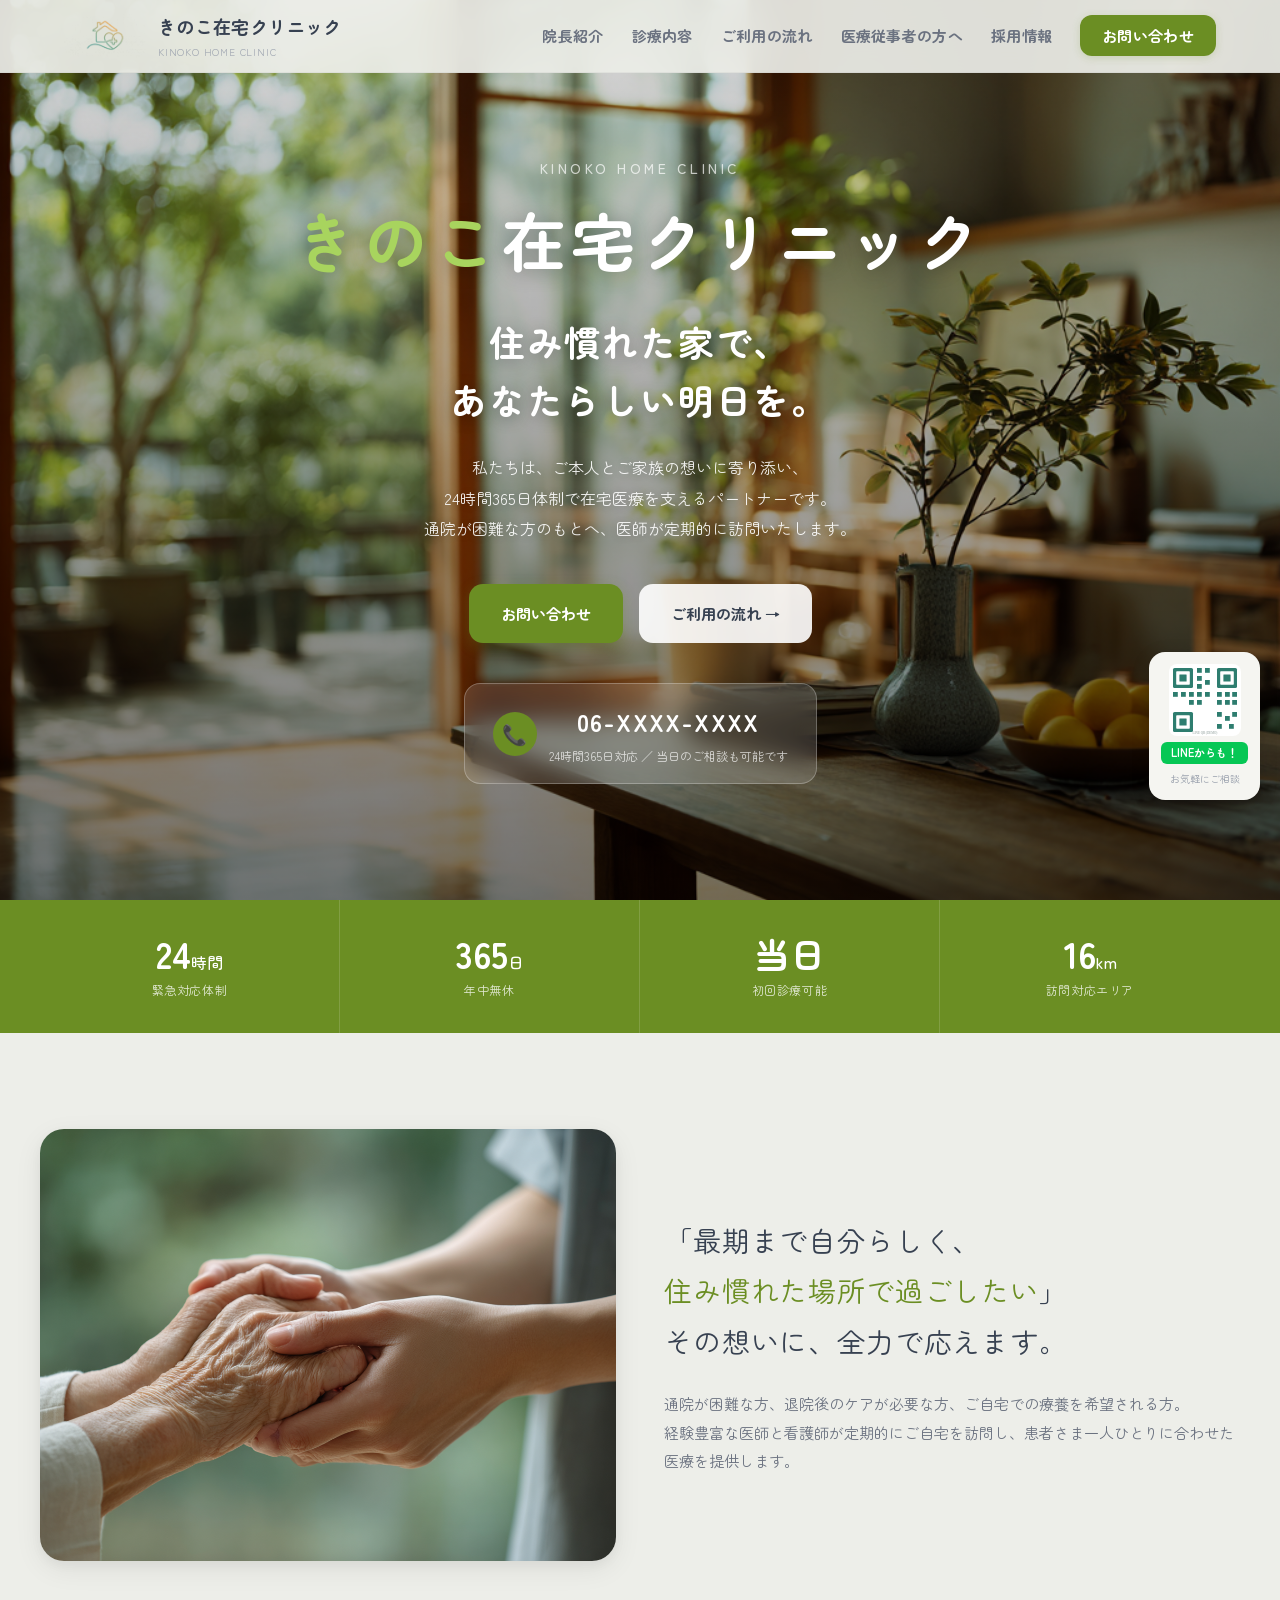
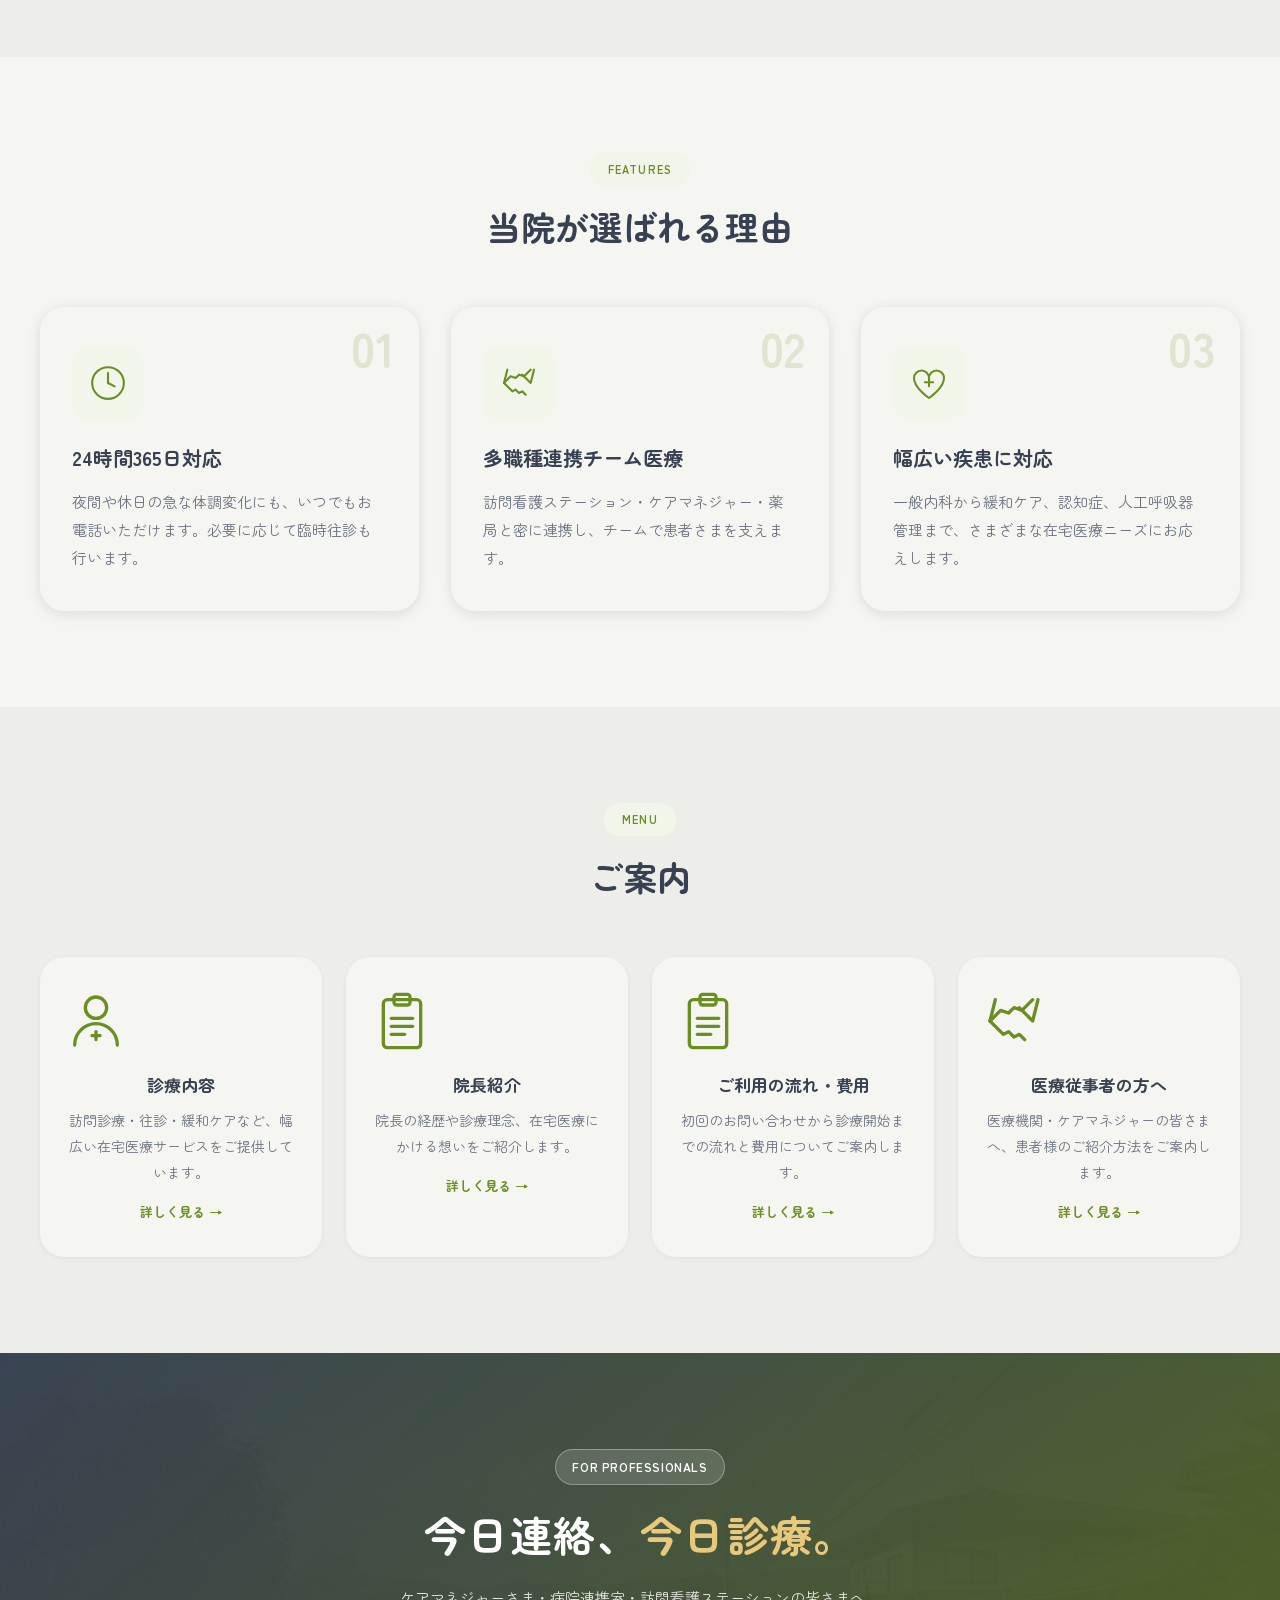
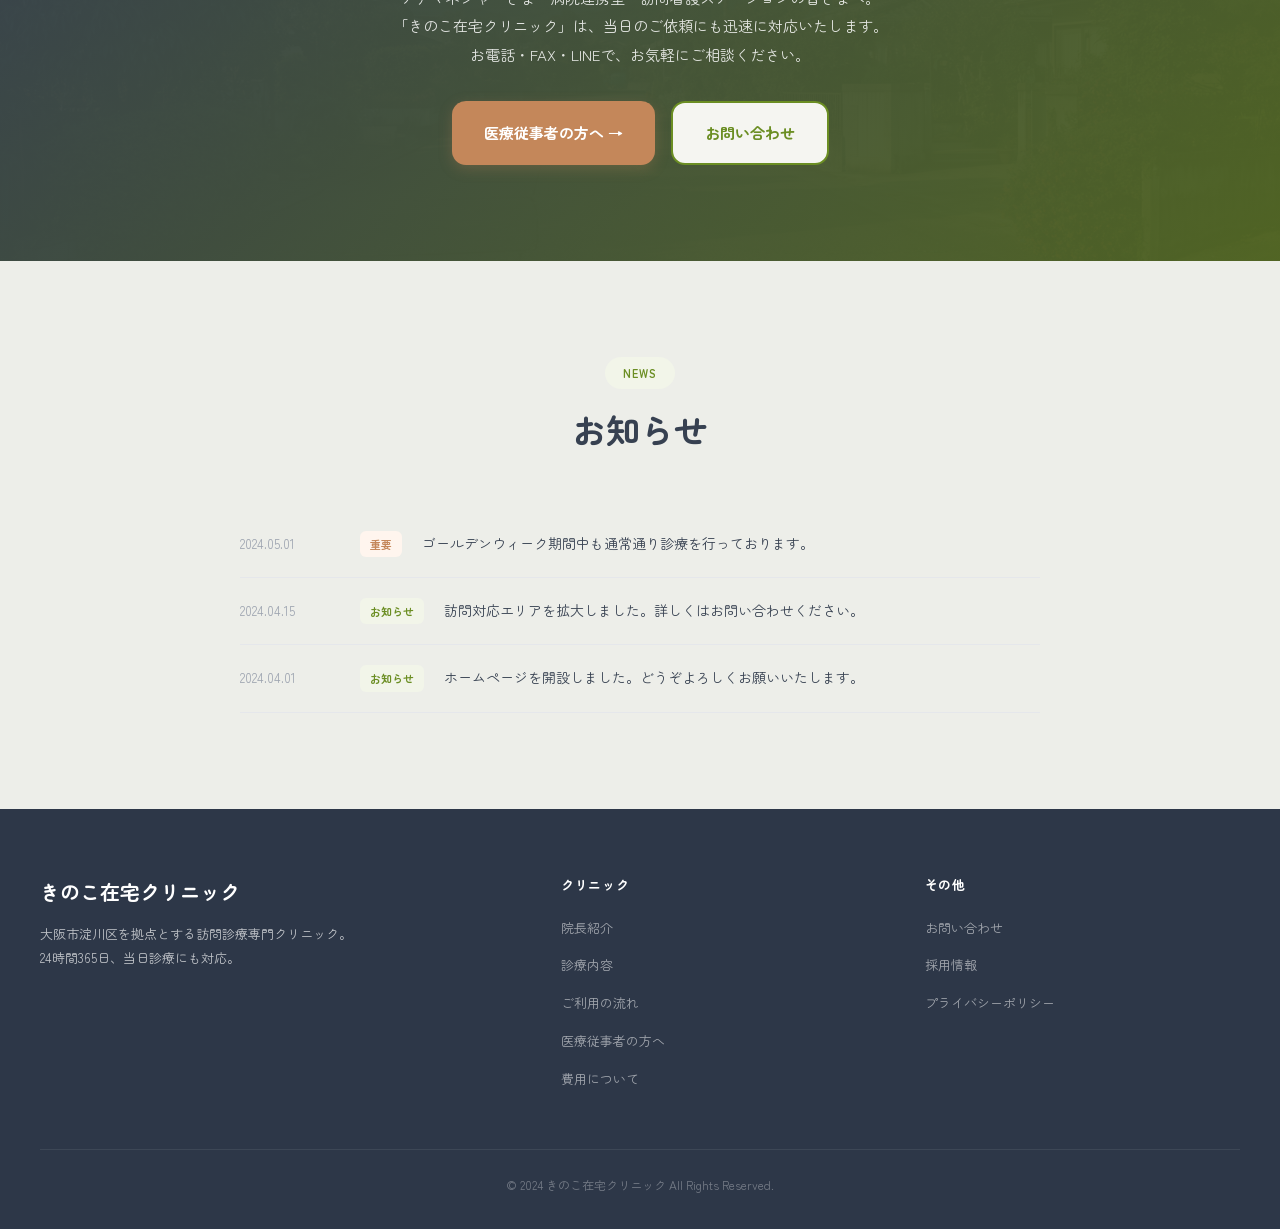
<file: index.html>
<!DOCTYPE html>
<html lang="ja">
<head>
  <meta charset="UTF-8">
  <meta name="viewport" content="width=device-width, initial-scale=1.0">
  <meta name="robots" content="noindex, nofollow">
  <meta name="color-scheme" content="only light">
  <title>きのこ在宅クリニック｜大阪市淀川区の訪問診療 当日対応可</title>
  <meta name="description" content="きのこ在宅クリニックは大阪市淀川区を拠点とする訪問診療専門クリニックです。24時間365日対応、当日連絡・当日診療をモットーに医師がご自宅へ伺います。">
  <meta property="og:title" content="きのこ在宅クリニック｜大阪市淀川区の訪問診療 当日対応可">
  <meta property="og:description" content="24時間365日対応。当日連絡・当日診療をモットーに、お電話いただいたその日のうちに医師がご自宅へ伺います。">
  <meta property="og:type" content="website">
  <meta property="og:url" content="https://ikinari-clinic.com/">
  <meta property="og:site_name" content="きのこ在宅クリニック">
  <meta property="og:locale" content="ja_JP">
  <meta name="twitter:card" content="summary_large_image">
  <link rel="preconnect" href="https://fonts.googleapis.com">
  <link rel="preconnect" href="https://fonts.gstatic.com" crossorigin>
  <link href="https://fonts.googleapis.com/css2?family=Noto+Sans+JP:wght@400;700&family=Zen+Maru+Gothic:wght@400;700&display=swap" rel="stylesheet">
  <link rel="stylesheet" href="style.css">

  <!-- JSON-LD -->
  <script type="application/ld+json">
  {
    "@context": "https://schema.org",
    "@type": "MedicalClinic",
    "name": "きのこ在宅クリニック",
    "alternateName": "KINOKO HOME CLINIC",
    "description": "大阪市淀川区を拠点とする訪問診療専門クリニック。24時間365日対応、当日連絡・当日診療。",
    "url": "https://ikinari-clinic.com/",
    "telephone": "06-XXXX-XXXX",
    "address": {
      "@type": "PostalAddress",
      "addressLocality": "大阪市淀川区",
      "addressRegion": "大阪府",
      "addressCountry": "JP"
    },
    "openingHoursSpecification": {
      "@type": "OpeningHoursSpecification",
      "dayOfWeek": ["Monday","Tuesday","Wednesday","Thursday","Friday","Saturday","Sunday"],
      "opens": "00:00",
      "closes": "23:59"
    },
    "medicalSpecialty": "訪問診療",
    "availableService": {
      "@type": "MedicalProcedure",
      "name": "訪問診療・往診"
    }
  }
  </script>

  <style>
    /* ===== INDEX-ONLY STYLES ===== */

    /* Full-bleed photo hero */
    .hero-top {
      position: relative;
      min-height: 100vh;
      display: flex;
      align-items: center;
      justify-content: center;
      overflow: hidden;
    }
    .hero-top-bg {
      position: absolute;
      inset: 0;
      z-index: 0;
    }
    .hero-top-bg img {
      width: 100%;
      height: 100%;
      object-fit: cover;
      display: block;
    }
    .hero-top-overlay {
      position: absolute;
      inset: 0;
      z-index: 1;
      background: linear-gradient(
        180deg,
        rgba(0,0,0,0.15) 0%,
        rgba(0,0,0,0.35) 50%,
        rgba(0,0,0,0.55) 100%
      );
    }
    .hero-top-inner {
      position: relative;
      z-index: 2;
      max-width: 1000px;
      margin: 0 auto;
      padding: 120px 24px 80px;
      text-align: center;
      color: white;
    }
    .hero-clinic-en {
      font-size: 14px;
      font-weight: 500;
      letter-spacing: 0.25em;
      color: rgba(255,255,255,0.7);
      margin-bottom: 16px;
    }
    .hero-clinic-name {
      font-size: clamp(36px, 5.5vw, 64px);
      font-weight: 700;
      color: white;
      line-height: 1.3;
      margin-bottom: 32px;
      letter-spacing: 0.08em;
      white-space: nowrap;
      text-shadow: 0 2px 20px rgba(0,0,0,0.3);
    }
    .hero-clinic-name span {
      color: #A8D45E;
    }
    .hero-catch {
      font-size: clamp(22px, 3vw, 36px);
      font-weight: 700;
      color: white;
      line-height: 1.6;
      margin-bottom: 24px;
      letter-spacing: 0.05em;
      text-shadow: 0 2px 16px rgba(0,0,0,0.3);
    }
    .hero-sub {
      font-size: 16px;
      color: rgba(255,255,255,0.9);
      line-height: 1.9;
      margin-bottom: 40px;
      max-width: 640px;
      margin-left: auto;
      margin-right: auto;
      text-shadow: 0 1px 8px rgba(0,0,0,0.2);
    }
    .hero-top-actions {
      display: flex;
      gap: 16px;
      flex-wrap: wrap;
      justify-content: center;
      margin-bottom: 40px;
    }
    .hero-tel {
      display: inline-flex;
      align-items: center;
      gap: 12px;
      background: rgba(255,255,255,0.15);
      backdrop-filter: blur(12px);
      border: 1px solid rgba(255,255,255,0.25);
      border-radius: var(--radius);
      padding: 16px 28px;
    }
    .hero-tel-icon {
      width: 44px;
      height: 44px;
      background: var(--primary);
      border-radius: 50%;
      display: flex;
      align-items: center;
      justify-content: center;
      color: white;
      font-size: 20px;
      flex-shrink: 0;
    }
    .hero-tel-number {
      font-family: 'Zen Maru Gothic', sans-serif;
      font-size: 24px;
      font-weight: 700;
      color: white;
      letter-spacing: 0.05em;
    }
    .hero-tel-note {
      font-size: 12px;
      color: rgba(255,255,255,0.75);
    }

    /* Stats bar */
    .stats-bar {
      background: var(--primary);
      color: white;
      padding: 0;
      position: relative;
      z-index: 2;
    }
    .stats-bar-inner {
      max-width: 1200px;
      margin: 0 auto;
      display: grid;
      grid-template-columns: repeat(4, 1fr);
    }
    .stats-bar-item {
      text-align: center;
      padding: 32px 16px;
      border-right: 1px solid rgba(255,255,255,0.15);
      transition: background 0.3s;
    }
    .stats-bar-item:last-child { border-right: none; }
    .stats-bar-item:hover { background: rgba(255,255,255,0.08); }
    .stats-bar-number {
      font-family: 'Zen Maru Gothic', sans-serif;
      font-size: 36px;
      font-weight: 700;
      line-height: 1.2;
    }
    .stats-bar-unit {
      font-size: 16px;
      font-weight: 500;
    }
    .stats-bar-label {
      font-size: 12px;
      opacity: 0.8;
      margin-top: 4px;
      letter-spacing: 0.05em;
    }

    /* Reasons section */
    .reasons-grid {
      display: grid;
      grid-template-columns: repeat(3, 1fr);
      gap: 32px;
    }
    .reason-card {
      background: var(--white);
      border-radius: var(--radius-lg);
      padding: 40px 32px;
      box-shadow: 0 2px 12px rgba(0,0,0,0.08), 0 4px 20px rgba(0,0,0,0.04);
      position: relative;
      transition: all 0.35s cubic-bezier(0.4, 0, 0.2, 1);
    }
    .reason-card:hover {
      transform: translateY(-5px);
      box-shadow: 0 8px 32px rgba(0,0,0,0.12), 0 4px 16px rgba(0,0,0,0.06);
    }
    .reason-num {
      font-family: 'Zen Maru Gothic', sans-serif;
      font-size: 48px;
      font-weight: 700;
      color: var(--primary);
      opacity: 0.15;
      position: absolute;
      top: 16px;
      right: 24px;
      line-height: 1;
    }
    .reason-icon {
      width: 72px;
      height: 72px;
      background: var(--primary-light);
      border-radius: 18px;
      display: flex;
      align-items: center;
      justify-content: center;
      padding: 16px;
      margin-bottom: 20px;
    }
    .reason-icon img {
      width: 100%;
      height: 100%;
    }
    .reason-card h3 {
      font-family: 'Zen Maru Gothic', sans-serif;
      font-size: 20px;
      font-weight: 700;
      margin-bottom: 12px;
      color: var(--text);
    }
    .reason-card p {
      font-size: 15px;
      color: var(--text-light);
      line-height: 1.85;
    }

    /* Same-day banner */
    .sameday-banner {
      position: relative;
      overflow: hidden;
      background: var(--text);
      color: white;
    }
    .sameday-banner::before {
      content: '';
      position: absolute;
      inset: 0;
      background: url('assets/town-panorama.png') center/cover no-repeat;
      opacity: 0.2;
      z-index: 0;
    }
    .sameday-banner::after {
      content: '';
      position: absolute;
      inset: 0;
      background: linear-gradient(135deg, rgba(55,65,81,0.92) 0%, rgba(85,107,30,0.85) 100%);
      z-index: 0;
    }
    .sameday-inner {
      max-width: 900px;
      margin: 0 auto;
      text-align: center;
      position: relative;
      z-index: 1;
    }
    .sameday-tag {
      display: inline-block;
      font-size: 12px;
      font-weight: 700;
      color: white;
      background: rgba(255,255,255,0.15);
      border: 1px solid rgba(255,255,255,0.3);
      padding: 6px 16px;
      border-radius: 100px;
      margin-bottom: 20px;
      letter-spacing: 0.05em;
    }
    .sameday-title {
      font-size: clamp(28px, 3.5vw, 42px);
      font-weight: 700;
      color: white;
      margin-bottom: 20px;
      line-height: 1.4;
      letter-spacing: 0.03em;
    }
    .sameday-title em {
      font-style: normal;
      color: #E8C87A;
    }
    .sameday-desc {
      font-size: 15px;
      color: rgba(255,255,255,0.85);
      line-height: 1.9;
      margin-bottom: 32px;
    }
    .sameday-actions {
      display: flex;
      justify-content: center;
      gap: 16px;
      flex-wrap: wrap;
    }

    /* Message section */
    .message-section {
      position: relative;
    }
    .message-content {
      display: grid;
      grid-template-columns: 1fr 1fr;
      gap: 48px;
      align-items: center;
      max-width: 1200px;
      margin: 0 auto;
    }
    .message-photo {
      border-radius: var(--radius-lg);
      overflow: hidden;
      box-shadow: var(--shadow-lg);
    }
    .message-photo img {
      width: 100%;
      height: 100%;
      object-fit: cover;
      display: block;
      aspect-ratio: 4/3;
    }
    .message-box {
      max-width: 800px;
      margin: 0 auto;
    }
    .message-box .quote {
      font-size: clamp(20px, 2.5vw, 28px);
      font-weight: 400;
      color: var(--text);
      line-height: 1.8;
      margin-bottom: 24px;
      letter-spacing: 0.03em;
    }
    .message-box .quote em {
      font-style: normal;
      color: var(--primary);
    }
    .message-box .desc {
      font-size: 15px;
      color: var(--text-light);
      line-height: 1.9;
    }

    @media (max-width: 768px) {
      .hero-top { min-height: 100vh; }
      .hero-top-inner {
        padding: 120px 20px 60px;
      }
      .hero-clinic-name { font-size: clamp(26px, 7.5vw, 36px); white-space: nowrap; letter-spacing: 0.02em; }
      .hero-catch { font-size: 20px; }
      .hero-tel { width: 100%; justify-content: center; }
      .stats-bar-inner { grid-template-columns: 1fr 1fr; }
      .stats-bar-item { border-bottom: 1px solid rgba(255,255,255,0.15); }
      .reasons-grid { grid-template-columns: 1fr; }
      .message-content { grid-template-columns: 1fr; gap: 32px; }
    }
  </style>
</head>
<body>

  <!-- ===== NAVIGATION ===== -->
  <nav class="nav" id="nav">
    <div class="nav-inner">
      <a href="index.html" class="nav-logo">
        <img src="assets/logo.png" alt="きのこ在宅クリニック" style="height:44px;width:auto;">
        <div>
          <div class="nav-logo-text">きのこ在宅クリニック</div>
          <div class="nav-logo-sub">KINOKO HOME CLINIC</div>
        </div>
      </a>
      <ul class="nav-links" id="navLinks">
        <li><a href="about.html">院長紹介</a></li>
        <li><a href="services.html">診療内容</a></li>
        <li><a href="flow.html">ご利用の流れ</a></li>
        <li><a href="referral.html">医療従事者の方へ</a></li>
        <li><a href="recruit.html">採用情報</a></li>
        <li><a href="contact.html" class="nav-cta">お問い合わせ</a></li>
      </ul>
      <button class="hamburger" id="hamburger" aria-label="メニュー">
        <span></span><span></span><span></span>
      </button>
    </div>
  </nav>

  <!-- ===== HERO (full-bleed photo) ===== -->
  <section class="hero-top">
    <div class="hero-top-bg">
      <img src="assets/living-room.png" alt="温かみのある室内 - 住み慣れたご自宅">
    </div>
    <div class="hero-top-overlay"></div>
    <div class="hero-top-inner">
      <div class="hero-clinic-en">KINOKO HOME CLINIC</div>
      <h1 class="hero-clinic-name"><span>きのこ</span>在宅クリニック</h1>
      <p class="hero-catch">住み慣れた家で、<br>あなたらしい明日を。</p>
      <p class="hero-sub">私たちは、ご本人とご家族の想いに寄り添い、<br>24時間365日体制で在宅医療を支えるパートナーです。<br>通院が困難な方のもとへ、医師が定期的に訪問いたします。</p>
      <div class="hero-top-actions">
        <a href="contact.html" class="btn btn-primary">お問い合わせ</a>
        <a href="flow.html" class="btn" style="background:rgba(255,255,255,0.9);color:var(--text);font-weight:700;">ご利用の流れ →</a>
      </div>
      <div class="hero-tel">
        <div class="hero-tel-icon">📞</div>
        <div>
          <div class="hero-tel-number">06-XXXX-XXXX</div>
          <div class="hero-tel-note">24時間365日対応 ／ 当日のご相談も可能です</div>
        </div>
      </div>
    </div>
  </section>

  <!-- ===== STATS BAR ===== -->
  <div class="stats-bar">
    <div class="stats-bar-inner">
      <div class="stats-bar-item">
        <div class="stats-bar-number">24<span class="stats-bar-unit">時間</span></div>
        <div class="stats-bar-label">緊急対応体制</div>
      </div>
      <div class="stats-bar-item">
        <div class="stats-bar-number">365<span class="stats-bar-unit">日</span></div>
        <div class="stats-bar-label">年中無休</div>
      </div>
      <div class="stats-bar-item">
        <div class="stats-bar-number">当日</div>
        <div class="stats-bar-label">初回診療可能</div>
      </div>
      <div class="stats-bar-item">
        <div class="stats-bar-number">16<span class="stats-bar-unit">km</span></div>
        <div class="stats-bar-label">訪問対応エリア</div>
      </div>
    </div>
  </div>

  <!-- ===== MESSAGE ===== -->
  <section class="section message-section">
    <div class="section-inner">
      <div class="message-content">
        <div class="message-photo">
          <img src="assets/hands.png" alt="患者さまの手を優しく握る - 寄り添う医療">
        </div>
        <div class="message-box">
          <p class="quote">「最期まで自分らしく、<br><em>住み慣れた場所で過ごしたい</em>」<br>その想いに、全力で応えます。</p>
          <p class="desc">
            通院が困難な方、退院後のケアが必要な方、ご自宅での療養を希望される方。<br>
            経験豊富な医師と看護師が定期的にご自宅を訪問し、患者さま一人ひとりに合わせた医療を提供します。
          </p>
        </div>
      </div>
    </div>
  </section>

  <!-- ===== REASONS ===== -->
  <section class="section section-alt">
    <div class="section-inner">
      <div class="section-header">
        <span class="section-tag">FEATURES</span>
        <h2 class="section-title">当院が選ばれる理由</h2>
      </div>
      <div class="reasons-grid">
        <div class="reason-card">
          <div class="reason-num">01</div>
          <div class="reason-icon"><img src="assets/icon-clock.svg" alt="24時間"></div>
          <h3>24時間365日対応</h3>
          <p>夜間や休日の急な体調変化にも、いつでもお電話いただけます。必要に応じて臨時往診も行います。</p>
        </div>
        <div class="reason-card">
          <div class="reason-num">02</div>
          <div class="reason-icon"><img src="assets/icon-handshake.svg" alt="連携"></div>
          <h3>多職種連携チーム医療</h3>
          <p>訪問看護ステーション・ケアマネジャー・薬局と密に連携し、チームで患者さまを支えます。</p>
        </div>
        <div class="reason-card">
          <div class="reason-num">03</div>
          <div class="reason-icon"><img src="assets/icon-heart.svg" alt="疾患対応"></div>
          <h3>幅広い疾患に対応</h3>
          <p>一般内科から緩和ケア、認知症、人工呼吸器管理まで、さまざまな在宅医療ニーズにお応えします。</p>
        </div>
      </div>
    </div>
  </section>

  <!-- ===== NAVIGATION CARDS ===== -->
  <section class="section">
    <div class="section-inner">
      <div class="section-header">
        <span class="section-tag">MENU</span>
        <h2 class="section-title">ご案内</h2>
      </div>
      <div class="nav-cards">
        <a href="services.html" class="nav-card">
          <div class="nav-card-icon"><img src="assets/icon-doctor.svg" alt=""></div>
          <h3>診療内容</h3>
          <p>訪問診療・往診・緩和ケアなど、幅広い在宅医療サービスをご提供しています。</p>
          <span class="arrow">詳しく見る →</span>
        </a>
        <a href="about.html" class="nav-card">
          <div class="nav-card-icon"><img src="assets/icon-clipboard.svg" alt=""></div>
          <h3>院長紹介</h3>
          <p>院長の経歴や診療理念、在宅医療にかける想いをご紹介します。</p>
          <span class="arrow">詳しく見る →</span>
        </a>
        <a href="flow.html" class="nav-card">
          <div class="nav-card-icon"><img src="assets/icon-clipboard.svg" alt=""></div>
          <h3>ご利用の流れ・費用</h3>
          <p>初回のお問い合わせから診療開始までの流れと費用についてご案内します。</p>
          <span class="arrow">詳しく見る →</span>
        </a>
        <a href="referral.html" class="nav-card">
          <div class="nav-card-icon"><img src="assets/icon-handshake.svg" alt=""></div>
          <h3>医療従事者の方へ</h3>
          <p>医療機関・ケアマネジャーの皆さまへ、患者様のご紹介方法をご案内します。</p>
          <span class="arrow">詳しく見る →</span>
        </a>
      </div>
    </div>
  </section>

  <!-- ===== SAME-DAY BANNER (紹介元向け訴求) ===== -->
  <section class="section sameday-banner">
    <div class="section-inner">
      <div class="sameday-inner">
        <div class="sameday-tag">FOR PROFESSIONALS</div>
        <h2 class="sameday-title">今日連絡、<em>今日診療。</em></h2>
        <p class="sameday-desc">
          ケアマネジャーさま・病院連携室・訪問看護ステーションの皆さまへ。<br>
          「きのこ在宅クリニック」は、当日のご依頼にも迅速に対応いたします。<br>
          お電話・FAX・LINEで、お気軽にご相談ください。
        </p>
        <div class="sameday-actions">
          <a href="referral.html" class="btn btn-accent">医療従事者の方へ →</a>
          <a href="contact.html" class="btn btn-outline">お問い合わせ</a>
        </div>
      </div>
    </div>
  </section>

  <!-- ===== NEWS ===== -->
  <section class="section">
    <div class="section-inner">
      <div class="section-header">
        <span class="section-tag">NEWS</span>
        <h2 class="section-title">お知らせ</h2>
      </div>
      <div class="news-list">
        <div class="news-item">
          <span class="news-date">2024.05.01</span>
          <span class="news-badge news-badge-important">重要</span>
          <span class="news-text">ゴールデンウィーク期間中も通常通り診療を行っております。</span>
        </div>
        <div class="news-item">
          <span class="news-date">2024.04.15</span>
          <span class="news-badge news-badge-info">お知らせ</span>
          <span class="news-text">訪問対応エリアを拡大しました。詳しくはお問い合わせください。</span>
        </div>
        <div class="news-item">
          <span class="news-date">2024.04.01</span>
          <span class="news-badge news-badge-info">お知らせ</span>
          <span class="news-text">ホームページを開設しました。どうぞよろしくお願いいたします。</span>
        </div>
      </div>
    </div>
  </section>

  <!-- ===== FOOTER ===== -->
  <footer class="footer">
    <div class="footer-inner">
      <div>
        <div class="footer-logo">きのこ在宅クリニック</div>
        <p class="footer-desc">大阪市淀川区を拠点とする訪問診療専門クリニック。<br>24時間365日、当日診療にも対応。</p>
      </div>
      <div>
        <h4>クリニック</h4>
        <ul class="footer-links">
          <li><a href="about.html">院長紹介</a></li>
          <li><a href="services.html">診療内容</a></li>
          <li><a href="flow.html">ご利用の流れ</a></li>
          <li><a href="referral.html">医療従事者の方へ</a></li>
          <li><a href="flow.html#fee">費用について</a></li>
        </ul>
      </div>
      <div>
        <h4>その他</h4>
        <ul class="footer-links">
          <li><a href="contact.html">お問い合わせ</a></li>
          <li><a href="recruit.html">採用情報</a></li>
          <li><a href="#">プライバシーポリシー</a></li>
        </ul>
      </div>
    </div>
    <div class="footer-bottom">
      &copy; 2024 きのこ在宅クリニック All Rights Reserved.
    </div>
  </footer>

  <!-- ===== PHONE BANNER (mobile) ===== -->
  <div class="phone-banner">
    <a href="tel:06XXXXXXXX">
      📞 06-XXXX-XXXX
      <small>タップで電話がかかります（24時間対応）</small>
    </a>
  </div>

  <!-- LINE floating sidebar -->
  <div class="line-float">
    <img src="assets/qr-line.svg" alt="LINE QRコード" class="line-float-qr">
    <span class="line-float-badge">LINEからも！</span>
    <small>お気軽にご相談</small>
  </div>

  <script src="main.js"></script>
  <script>
    // Additional scroll reveal for index-only elements
    document.querySelectorAll('.reason-card, .stats-bar-item').forEach(el => {
      el.style.opacity = '0';
      el.style.transform = 'translateY(20px)';
      el.style.transition = 'opacity 0.6s, transform 0.6s';
      const obs = new IntersectionObserver((entries) => {
        entries.forEach(entry => {
          if (entry.isIntersecting) {
            entry.target.style.opacity = '1';
            entry.target.style.transform = 'translateY(0)';
          }
        });
      }, { threshold: 0.1 });
      obs.observe(el);
    });
  </script>
</body>
</html>
</file>
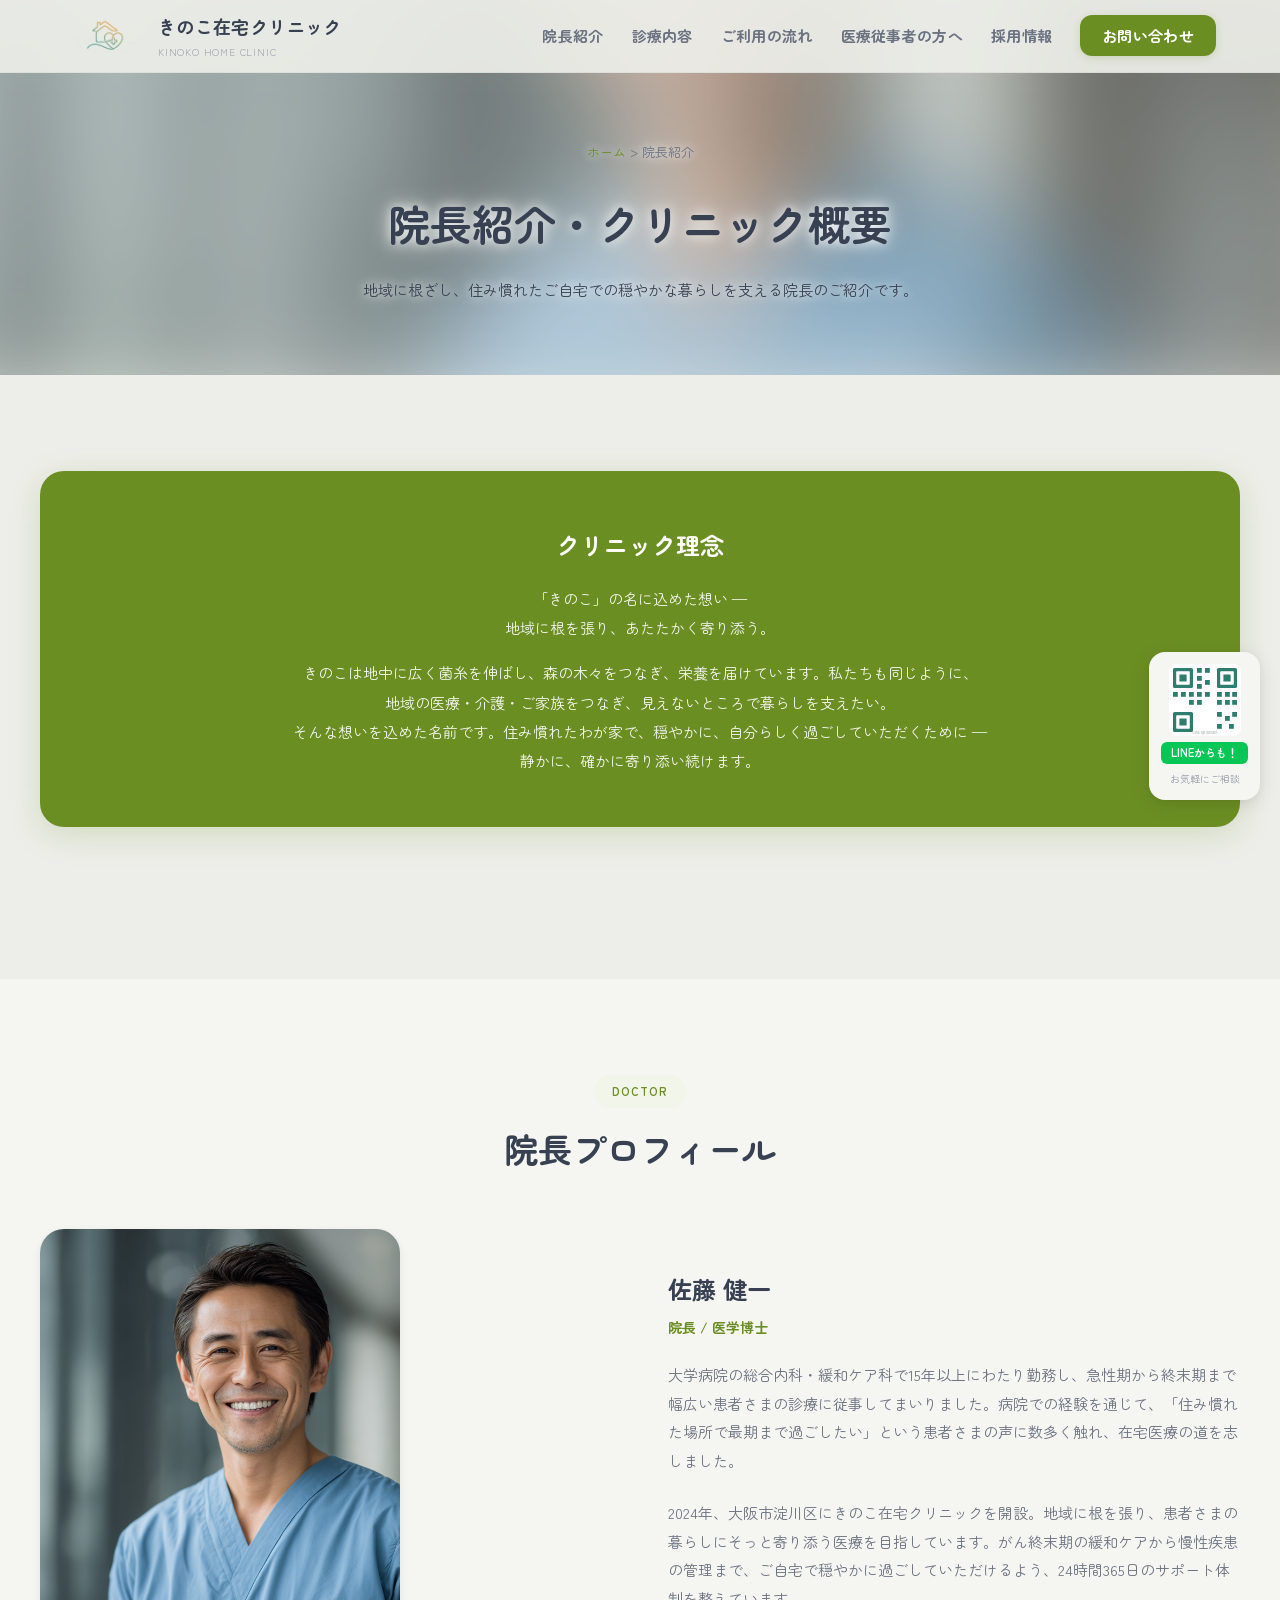
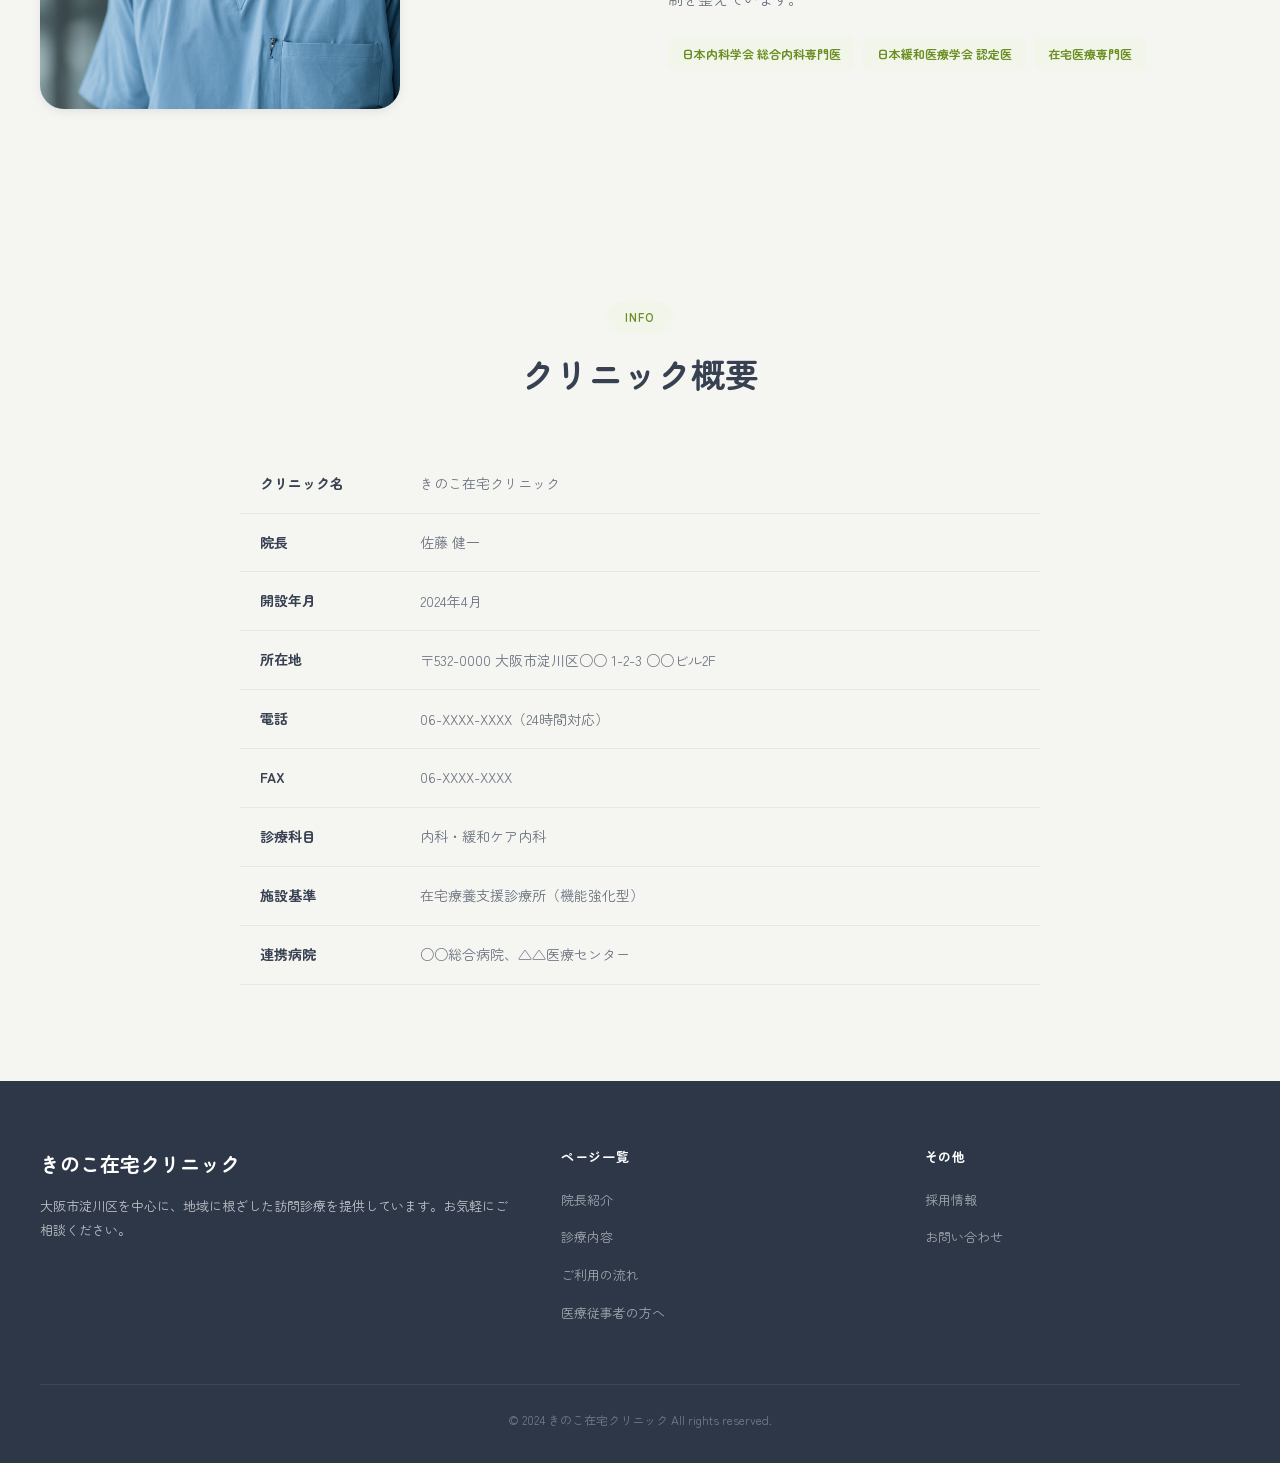
<file: about.html>
<!DOCTYPE html>
<html lang="ja">
<head>
  <meta charset="UTF-8">
  <meta name="viewport" content="width=device-width, initial-scale=1.0">
  <meta name="robots" content="noindex, nofollow">
  <title>院長紹介・クリニック概要｜きのこ在宅クリニック｜大阪市淀川区の訪問診療</title>
  <meta name="description" content="きのこ在宅クリニック院長 佐藤健一のプロフィールとクリニック概要。大学病院での豊富な経験を活かし、大阪市淀川区を中心に地域に根ざした訪問診療を提供しています。">
  <meta name="color-scheme" content="only light">

  <!-- OGP -->
  <meta property="og:title" content="院長紹介・クリニック概要｜きのこ在宅クリニック">
  <meta property="og:description" content="きのこ在宅クリニック院長 佐藤健一のプロフィールとクリニック概要。大学病院での豊富な経験を活かし、地域に根ざした訪問診療を提供しています。">
  <meta property="og:type" content="website">
  <meta property="og:url" content="https://ikinari-clinic.com/about.html">
  <meta property="og:site_name" content="きのこ在宅クリニック">
  <meta property="og:locale" content="ja_JP">

  <!-- Google Fonts -->
  <link rel="preconnect" href="https://fonts.googleapis.com">
  <link rel="preconnect" href="https://fonts.gstatic.com" crossorigin>
  <link href="https://fonts.googleapis.com/css2?family=Noto+Sans+JP:wght@400;700&family=Zen+Maru+Gothic:wght@400;700&display=swap" rel="stylesheet">

  <link rel="stylesheet" href="style.css">
</head>
<body>

  <!-- ===== NAVIGATION ===== -->
  <nav class="nav" id="nav">
    <div class="nav-inner">
      <a href="index.html" class="nav-logo">
        <img src="assets/logo.png" alt="きのこ在宅クリニック" style="height:44px;width:auto;">
        <div>
          <div class="nav-logo-text">きのこ在宅クリニック</div>
          <div class="nav-logo-sub">KINOKO HOME CLINIC</div>
        </div>
      </a>
      <ul class="nav-links" id="navLinks">
        <li><a href="about.html">院長紹介</a></li>
        <li><a href="services.html">診療内容</a></li>
        <li><a href="flow.html">ご利用の流れ</a></li>
        <li><a href="referral.html">医療従事者の方へ</a></li>
        <li><a href="recruit.html">採用情報</a></li>
        <li><a href="contact.html" class="nav-cta">お問い合わせ</a></li>
      </ul>
      <button class="hamburger" id="hamburger" aria-label="メニュー">
        <span></span>
        <span></span>
        <span></span>
      </button>
    </div>
  </nav>

  <!-- ===== PAGE HERO ===== -->
  <section class="page-hero">
    <div class="page-hero-bg"><img src="assets/doctor-portrait.png" alt=""></div>
    <div class="page-hero-inner">
      <div class="breadcrumb"><a href="index.html">ホーム</a> &gt; 院長紹介</div>
      <h1>院長紹介・クリニック概要</h1>
      <p>地域に根ざし、住み慣れたご自宅での穏やかな暮らしを支える院長のご紹介です。</p>
    </div>
  </section>

  <!-- ===== PHILOSOPHY ===== -->
  <section class="section">
    <div class="section-inner">
      <div class="philosophy">
        <h3>クリニック理念</h3>
        <p>「きのこ」の名に込めた想い &#8212;<br>地域に根を張り、あたたかく寄り添う。</p>
        <p style="margin-top: 16px;">きのこは地中に広く菌糸を伸ばし、森の木々をつなぎ、栄養を届けています。私たちも同じように、地域の医療・介護・ご家族をつなぎ、見えないところで暮らしを支えたい。そんな想いを込めた名前です。住み慣れたわが家で、穏やかに、自分らしく過ごしていただくために &#8212; 静かに、確かに寄り添い続けます。</p>
      </div>
    </div>
  </section>

  <!-- ===== ABOUT (院長プロフィール) ===== -->
  <section class="section section-alt">
    <div class="section-inner">
      <div class="section-header">
        <span class="section-tag">DOCTOR</span>
        <h2 class="section-title">院長プロフィール</h2>
      </div>
      <div class="about-grid">
        <div class="about-photo"><img src="assets/doctor-portrait.png" alt="院長 佐藤健一"></div>
        <div>
          <h3 class="about-name">佐藤 健一</h3>
          <p class="about-title">院長 / 医学博士</p>
          <p class="about-text">大学病院の総合内科・緩和ケア科で15年以上にわたり勤務し、急性期から終末期まで幅広い患者さまの診療に従事してまいりました。病院での経験を通じて、「住み慣れた場所で最期まで過ごしたい」という患者さまの声に数多く触れ、在宅医療の道を志しました。</p>
          <p class="about-text">2024年、大阪市淀川区にきのこ在宅クリニックを開設。地域に根を張り、患者さまの暮らしにそっと寄り添う医療を目指しています。がん終末期の緩和ケアから慢性疾患の管理まで、ご自宅で穏やかに過ごしていただけるよう、24時間365日のサポート体制を整えています。</p>
          <div class="about-qualifications">
            <span class="about-qual">日本内科学会 総合内科専門医</span>
            <span class="about-qual">日本緩和医療学会 認定医</span>
            <span class="about-qual">在宅医療専門医</span>
          </div>
        </div>
      </div>
    </div>
  </section>

  <!-- ===== CLINIC INFO ===== -->
  <section class="section section-alt">
    <div class="section-inner">
      <div class="section-header">
        <span class="section-tag">INFO</span>
        <h2 class="section-title">クリニック概要</h2>
      </div>
      <table class="info-table">
        <tr>
          <th>クリニック名</th>
          <td>きのこ在宅クリニック</td>
        </tr>
        <tr>
          <th>院長</th>
          <td>佐藤 健一</td>
        </tr>
        <tr>
          <th>開設年月</th>
          <td>2024年4月</td>
        </tr>
        <tr>
          <th>所在地</th>
          <td>〒532-0000 大阪市淀川区○○ 1-2-3 ○○ビル2F</td>
        </tr>
        <tr>
          <th>電話</th>
          <td>06-XXXX-XXXX（24時間対応）</td>
        </tr>
        <tr>
          <th>FAX</th>
          <td>06-XXXX-XXXX</td>
        </tr>
        <tr>
          <th>診療科目</th>
          <td>内科・緩和ケア内科</td>
        </tr>
        <tr>
          <th>施設基準</th>
          <td>在宅療養支援診療所（機能強化型）</td>
        </tr>
        <tr>
          <th>連携病院</th>
          <td>○○総合病院、△△医療センター</td>
        </tr>
      </table>
    </div>
  </section>

  <!-- ===== FOOTER ===== -->
  <footer class="footer">
    <div class="footer-inner">
      <div>
        <div class="footer-logo">きのこ在宅クリニック</div>
        <p class="footer-desc">大阪市淀川区を中心に、地域に根ざした訪問診療を提供しています。お気軽にご相談ください。</p>
      </div>
      <div>
        <h4>ページ一覧</h4>
        <ul class="footer-links">
          <li><a href="about.html">院長紹介</a></li>
          <li><a href="services.html">診療内容</a></li>
          <li><a href="flow.html">ご利用の流れ</a></li>
          <li><a href="referral.html">医療従事者の方へ</a></li>
        </ul>
      </div>
      <div>
        <h4>その他</h4>
        <ul class="footer-links">
          <li><a href="recruit.html">採用情報</a></li>
          <li><a href="contact.html">お問い合わせ</a></li>
        </ul>
      </div>
    </div>
    <div class="footer-bottom">
      &copy; 2024 きのこ在宅クリニック All rights reserved.
    </div>
  </footer>

  <!-- ===== PHONE BANNER (mobile) ===== -->
  <div class="phone-banner">
    <a href="tel:06-XXXX-XXXX">&#x1F4DE; 06-XXXX-XXXX</a>
    <small>24時間対応・お気軽にご相談ください</small>
  </div>

  <div class="line-float">
    <img src="assets/qr-line.svg" alt="LINE QRコード" class="line-float-qr">
    <span class="line-float-badge">LINEからも！</span>
    <small>お気軽にご相談</small>
  </div>
  <script src="main.js"></script>
</body>
</html>
</file>
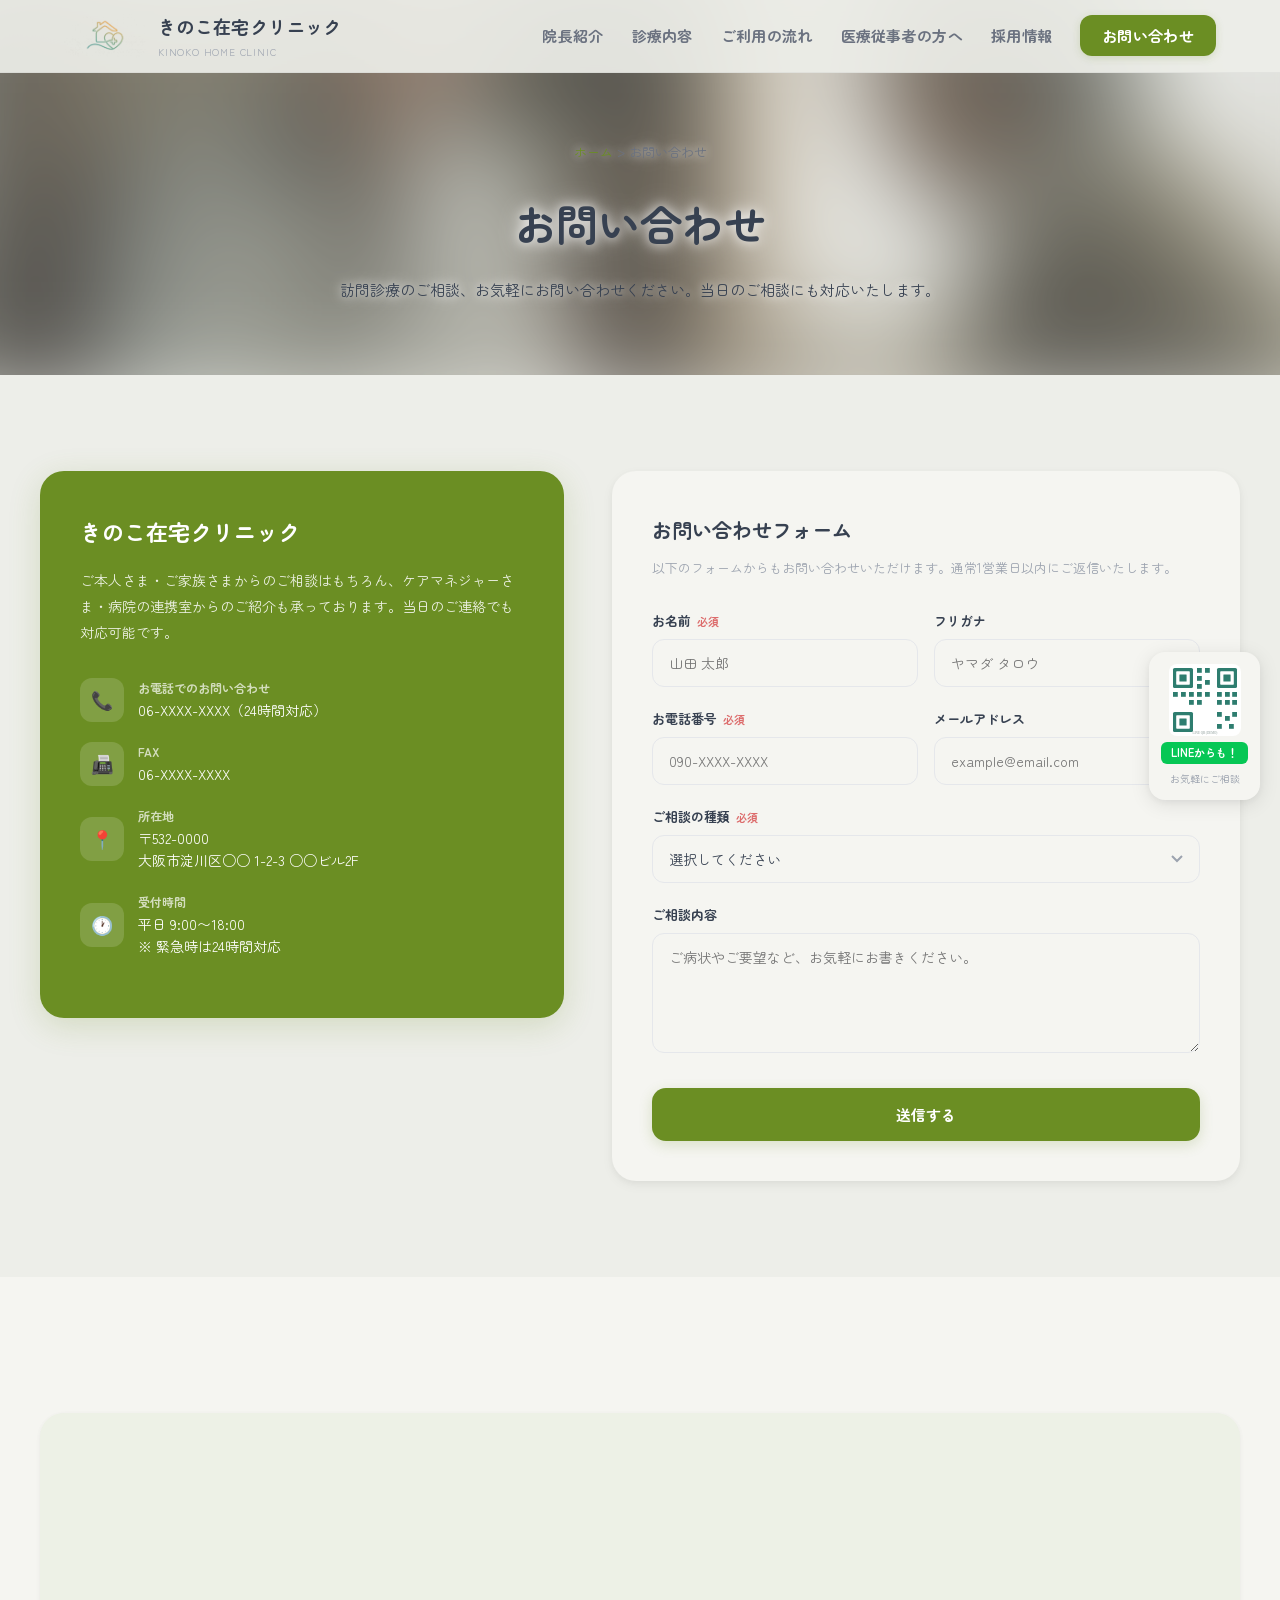
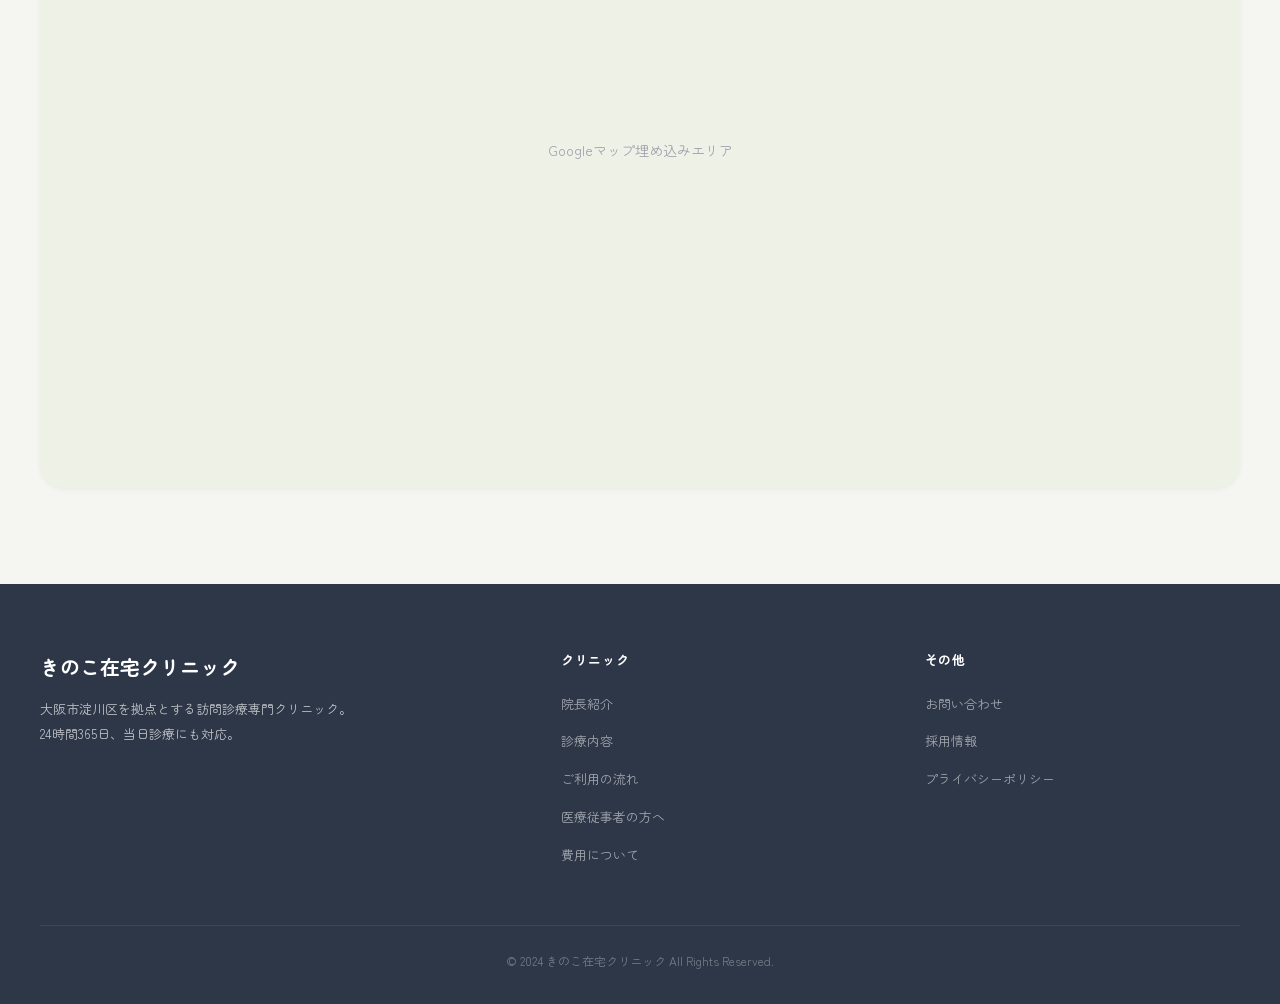
<file: contact.html>
<!DOCTYPE html>
<html lang="ja">
<head>
  <meta charset="UTF-8">
  <meta name="viewport" content="width=device-width, initial-scale=1.0">
  <meta name="robots" content="noindex, nofollow">
  <meta name="color-scheme" content="only light">
  <title>お問い合わせ｜きのこ在宅クリニック｜大阪市淀川区の訪問診療</title>
  <meta name="description" content="きのこ在宅クリニックへのお問い合わせ。訪問診療のご相談、ケアマネジャー・病院連携室からのご紹介など、お気軽にご連絡ください。当日のご相談にも対応いたします。">
  <meta property="og:title" content="お問い合わせ｜きのこ在宅クリニック｜大阪市淀川区の訪問診療">
  <meta property="og:description" content="訪問診療のご相談、お気軽にお問い合わせください。当日対応可能です。">
  <meta property="og:type" content="website">
  <meta property="og:url" content="https://ikinari-clinic.com/contact.html">
  <meta property="og:site_name" content="きのこ在宅クリニック">
  <meta property="og:locale" content="ja_JP">
  <meta name="twitter:card" content="summary_large_image">
  <link rel="preconnect" href="https://fonts.googleapis.com">
  <link rel="preconnect" href="https://fonts.gstatic.com" crossorigin>
  <link href="https://fonts.googleapis.com/css2?family=Noto+Sans+JP:wght@400;700&family=Zen+Maru+Gothic:wght@400;700&display=swap" rel="stylesheet">
  <link rel="stylesheet" href="style.css">
</head>
<body>

  <!-- ===== NAVIGATION ===== -->
  <nav class="nav" id="nav">
    <div class="nav-inner">
      <a href="index.html" class="nav-logo">
        <img src="assets/logo.png" alt="きのこ在宅クリニック" style="height:44px;width:auto;">
        <div>
          <div class="nav-logo-text">きのこ在宅クリニック</div>
          <div class="nav-logo-sub">KINOKO HOME CLINIC</div>
        </div>
      </a>
      <ul class="nav-links" id="navLinks">
        <li><a href="about.html">院長紹介</a></li>
        <li><a href="services.html">診療内容</a></li>
        <li><a href="flow.html">ご利用の流れ</a></li>
        <li><a href="referral.html">医療従事者の方へ</a></li>
        <li><a href="recruit.html">採用情報</a></li>
        <li><a href="contact.html" class="nav-cta">お問い合わせ</a></li>
      </ul>
      <button class="hamburger" id="hamburger" aria-label="メニュー">
        <span></span><span></span><span></span>
      </button>
    </div>
  </nav>

  <!-- ===== PAGE HERO ===== -->
  <section class="page-hero">
    <div class="page-hero-bg"><img src="assets/hero-visit.png" alt=""></div>
    <div class="page-hero-inner">
      <div class="breadcrumb"><a href="index.html">ホーム</a> &gt; お問い合わせ</div>
      <h1>お問い合わせ</h1>
      <p>訪問診療のご相談、お気軽にお問い合わせください。当日のご相談にも対応いたします。</p>
    </div>
  </section>

  <!-- ===== CONTACT ===== -->
  <section class="section">
    <div class="section-inner">
      <div class="contact-wrapper">
        <div class="contact-info">
          <h3>きのこ在宅クリニック</h3>
          <p>ご本人さま・ご家族さまからのご相談はもちろん、ケアマネジャーさま・病院の連携室からのご紹介も承っております。当日のご連絡でも対応可能です。</p>
          <div class="contact-detail">
            <div class="contact-detail-icon">📞</div>
            <div class="contact-detail-text">
              <strong>お電話でのお問い合わせ</strong>
              06-XXXX-XXXX（24時間対応）
            </div>
          </div>
          <div class="contact-detail">
            <div class="contact-detail-icon">📠</div>
            <div class="contact-detail-text">
              <strong>FAX</strong>
              06-XXXX-XXXX
            </div>
          </div>
          <div class="contact-detail">
            <div class="contact-detail-icon">📍</div>
            <div class="contact-detail-text">
              <strong>所在地</strong>
              〒532-0000<br>大阪市淀川区○○ 1-2-3 ○○ビル2F
            </div>
          </div>
          <div class="contact-detail">
            <div class="contact-detail-icon">🕐</div>
            <div class="contact-detail-text">
              <strong>受付時間</strong>
              平日 9:00〜18:00<br>
              ※ 緊急時は24時間対応
            </div>
          </div>
        </div>
        <div class="contact-form-card">
          <h3>お問い合わせフォーム</h3>
          <p>以下のフォームからもお問い合わせいただけます。通常1営業日以内にご返信いたします。</p>
          <form action="https://formspree.io/f/YOUR_FORM_ID" method="POST">
            <div class="form-row">
              <div class="form-group">
                <label class="form-label">お名前<span class="required">必須</span></label>
                <input type="text" name="name" class="form-input" placeholder="山田 太郎" required>
              </div>
              <div class="form-group">
                <label class="form-label">フリガナ</label>
                <input type="text" name="furigana" class="form-input" placeholder="ヤマダ タロウ">
              </div>
            </div>
            <div class="form-row">
              <div class="form-group">
                <label class="form-label">お電話番号<span class="required">必須</span></label>
                <input type="tel" name="phone" class="form-input" placeholder="090-XXXX-XXXX" required>
              </div>
              <div class="form-group">
                <label class="form-label">メールアドレス</label>
                <input type="email" name="email" class="form-input" placeholder="example@email.com">
              </div>
            </div>
            <div class="form-group">
              <label class="form-label">ご相談の種類<span class="required">必須</span></label>
              <select name="type" class="form-select" required>
                <option value="" disabled selected>選択してください</option>
                <option value="patient">患者ご本人・ご家族からのご相談</option>
                <option value="caremgr">ケアマネジャーからのご紹介</option>
                <option value="hospital">病院連携室からのご紹介</option>
                <option value="facility">施設からのご相談</option>
                <option value="other">その他</option>
              </select>
            </div>
            <div class="form-group">
              <label class="form-label">ご相談内容</label>
              <textarea name="message" class="form-textarea" placeholder="ご病状やご要望など、お気軽にお書きください。"></textarea>
            </div>
            <button type="submit" class="btn-submit">送信する</button>
          </form>
        </div>
      </div>
    </div>
  </section>

  <!-- ===== MAP ===== -->
  <section class="section section-alt">
    <div class="section-inner">
      <div class="map-embed">Googleマップ埋め込みエリア</div>
    </div>
  </section>

  <!-- ===== FOOTER ===== -->
  <footer class="footer">
    <div class="footer-inner">
      <div>
        <div class="footer-logo">きのこ在宅クリニック</div>
        <p class="footer-desc">大阪市淀川区を拠点とする訪問診療専門クリニック。<br>24時間365日、当日診療にも対応。</p>
      </div>
      <div>
        <h4>クリニック</h4>
        <ul class="footer-links">
          <li><a href="about.html">院長紹介</a></li>
          <li><a href="services.html">診療内容</a></li>
          <li><a href="flow.html">ご利用の流れ</a></li>
          <li><a href="referral.html">医療従事者の方へ</a></li>
          <li><a href="flow.html#fee">費用について</a></li>
        </ul>
      </div>
      <div>
        <h4>その他</h4>
        <ul class="footer-links">
          <li><a href="contact.html">お問い合わせ</a></li>
          <li><a href="recruit.html">採用情報</a></li>
          <li><a href="#">プライバシーポリシー</a></li>
        </ul>
      </div>
    </div>
    <div class="footer-bottom">
      &copy; 2024 きのこ在宅クリニック All Rights Reserved.
    </div>
  </footer>

  <!-- ===== PHONE BANNER (mobile) ===== -->
  <div class="phone-banner">
    <a href="tel:06XXXXXXXX">
      📞 06-XXXX-XXXX
      <small>タップで電話がかかります（24時間対応）</small>
    </a>
  </div>

  <div class="line-float">
    <img src="assets/qr-line.svg" alt="LINE QRコード" class="line-float-qr">
    <span class="line-float-badge">LINEからも！</span>
    <small>お気軽にご相談</small>
  </div>
  <script src="main.js"></script>
</body>
</html>
</file>
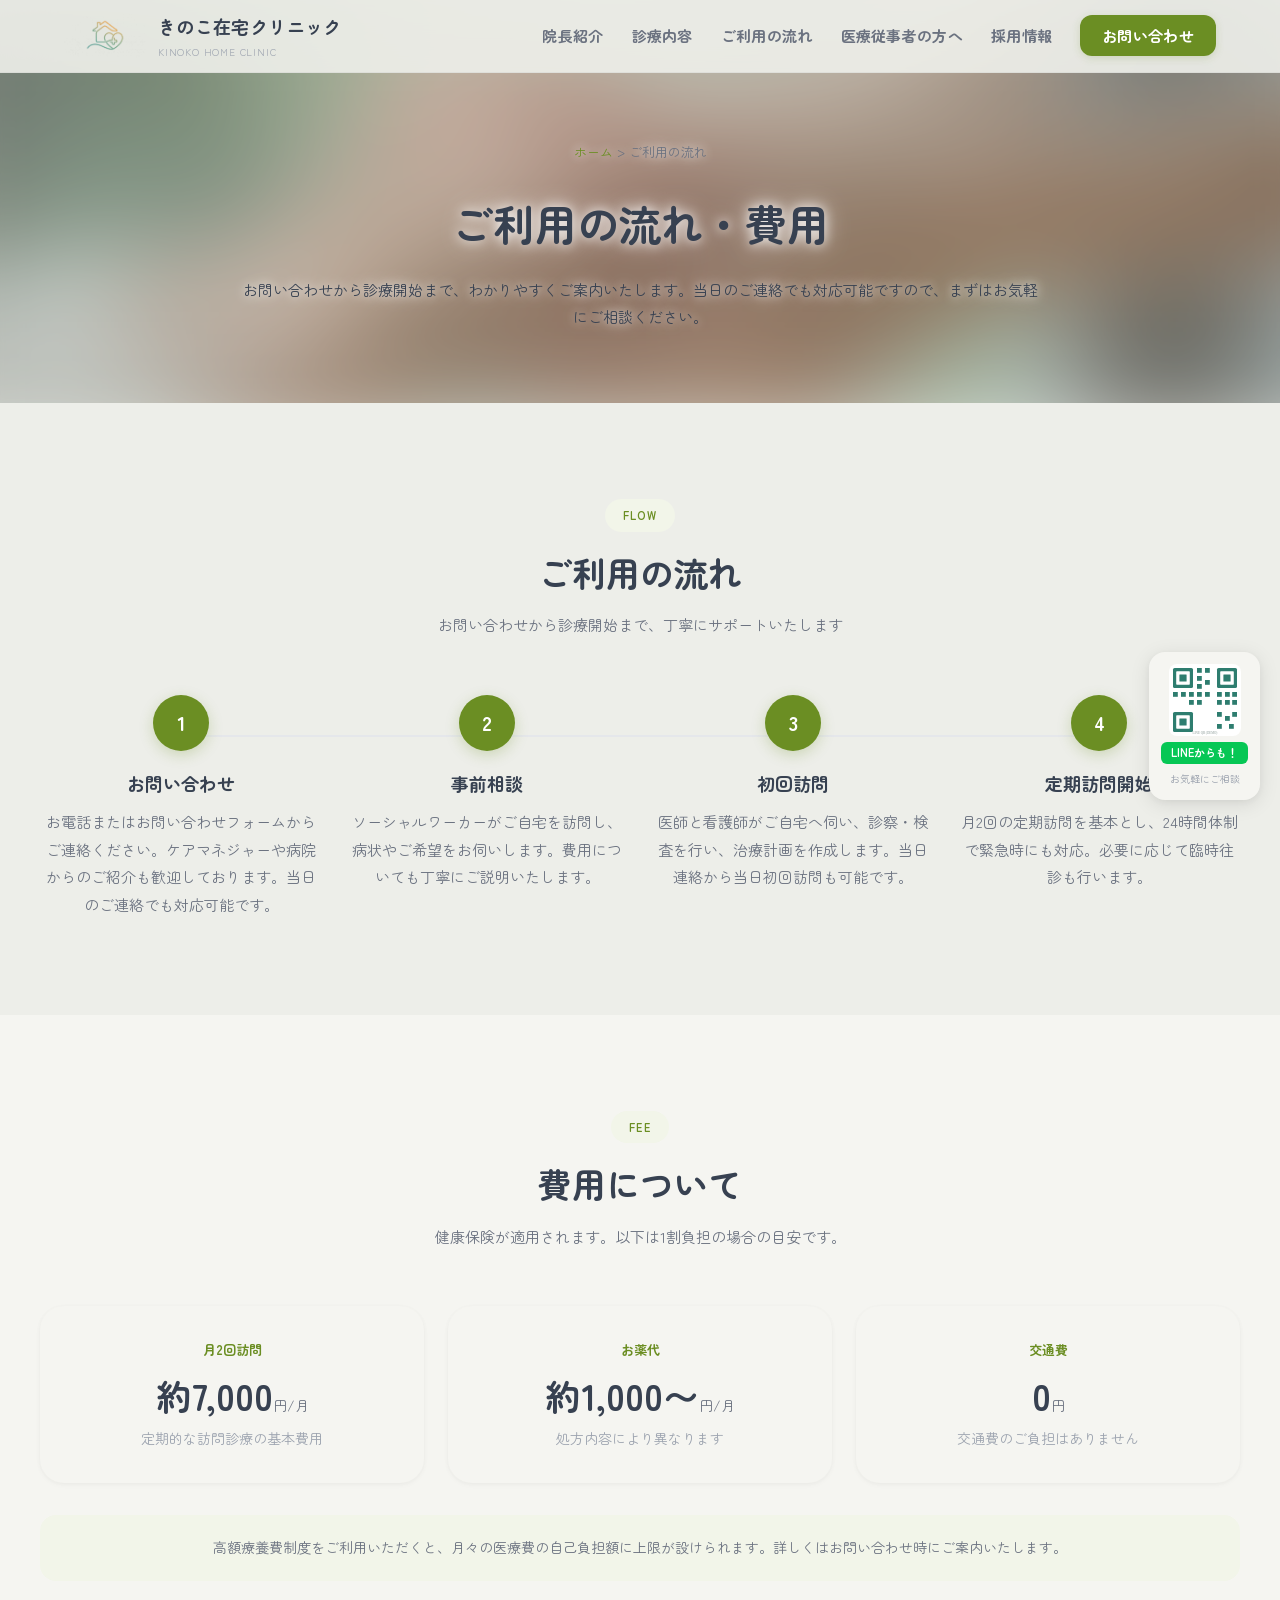
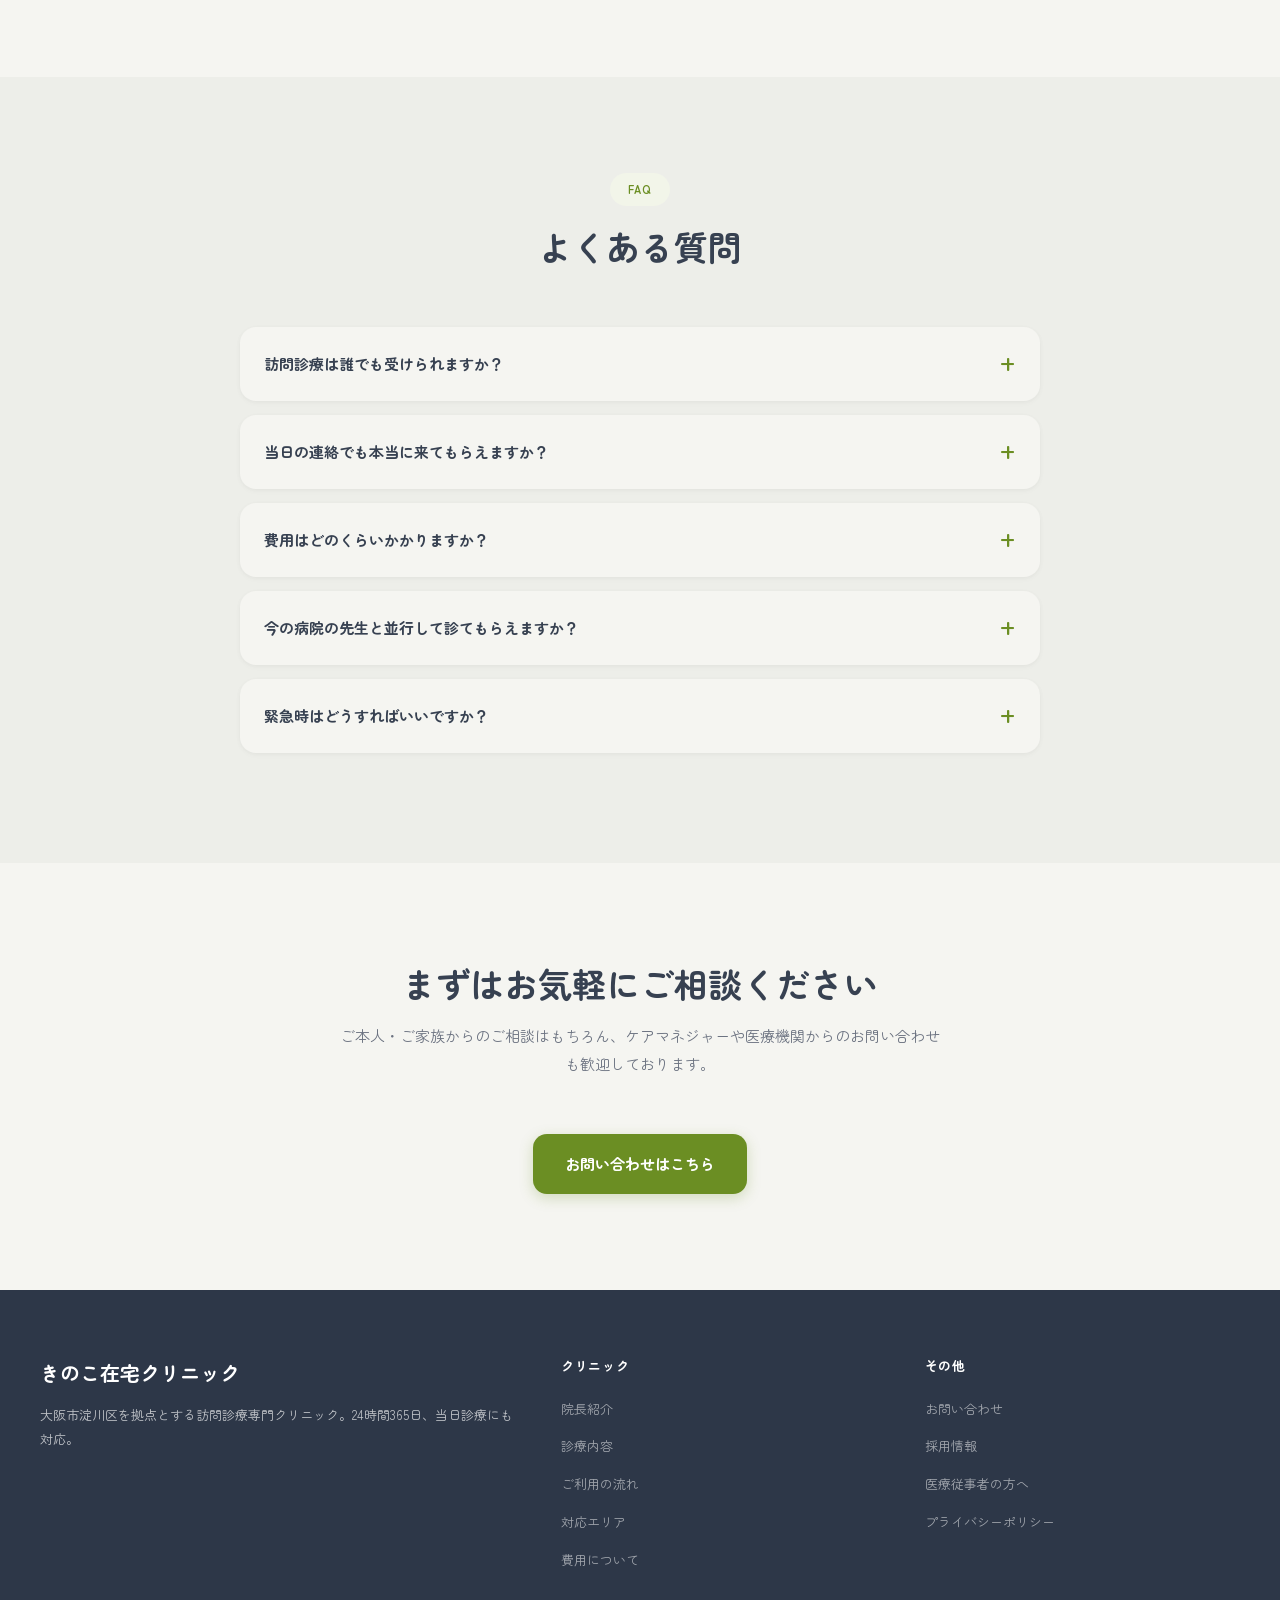
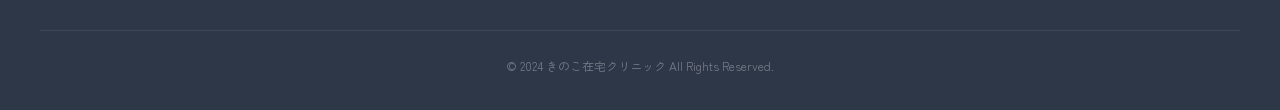
<file: flow.html>
<!DOCTYPE html>
<html lang="ja">
<head>
  <meta charset="UTF-8">
  <meta name="viewport" content="width=device-width, initial-scale=1.0">
  <meta name="robots" content="noindex, nofollow">
  <meta name="color-scheme" content="only light">
  <title>ご利用の流れ・費用｜きのこ在宅クリニック｜大阪市淀川区の訪問診療</title>
  <meta name="description" content="きのこ在宅クリニックのご利用の流れと費用のご案内。お問い合わせから診療開始まで丁寧にサポート。当日連絡・当日診療にも対応。健康保険適用で1割負担の場合月約7,000円から。">
  <meta name="keywords" content="訪問診療,利用の流れ,費用,大阪市,淀川区,在宅医療,健康保険">

  <!-- OGP -->
  <meta property="og:title" content="ご利用の流れ・費用｜きのこ在宅クリニック｜大阪市淀川区の訪問診療">
  <meta property="og:description" content="お問い合わせから診療開始まで丁寧にサポート。当日連絡・当日診療にも対応。健康保険適用で安心の費用体系。">
  <meta property="og:type" content="website">
  <meta property="og:url" content="https://ikinari-clinic.com/flow.html">
  <meta property="og:site_name" content="きのこ在宅クリニック">
  <meta property="og:locale" content="ja_JP">
  <meta name="twitter:card" content="summary_large_image">

  <!-- Fonts -->
  <link rel="preconnect" href="https://fonts.googleapis.com">
  <link rel="preconnect" href="https://fonts.gstatic.com" crossorigin>
  <link href="https://fonts.googleapis.com/css2?family=Noto+Sans+JP:wght@400;700&family=Zen+Maru+Gothic:wght@400;700&display=swap" rel="stylesheet">

  <!-- CSS -->
  <link rel="stylesheet" href="style.css">
</head>
<body>

  <!-- ===== NAVIGATION ===== -->
  <nav class="nav" id="nav">
    <div class="nav-inner">
      <a href="index.html" class="nav-logo">
        <img src="assets/logo.png" alt="きのこ在宅クリニック" style="height:44px;width:auto;">
        <div>
          <div class="nav-logo-text">きのこ在宅クリニック</div>
          <div class="nav-logo-sub">KINOKO HOME CLINIC</div>
        </div>
      </a>
      <ul class="nav-links" id="navLinks">
        <li><a href="about.html">院長紹介</a></li>
        <li><a href="services.html">診療内容</a></li>
        <li><a href="flow.html">ご利用の流れ</a></li>
        <li><a href="referral.html">医療従事者の方へ</a></li>
        <li><a href="recruit.html">採用情報</a></li>
        <li><a href="contact.html" class="nav-cta">お問い合わせ</a></li>
      </ul>
      <button class="hamburger" id="hamburger" aria-label="メニュー">
        <span></span>
        <span></span>
        <span></span>
      </button>
    </div>
  </nav>

  <!-- ===== PAGE HERO ===== -->
  <section class="page-hero">
    <div class="page-hero-bg"><img src="assets/hands.png" alt=""></div>
    <div class="page-hero-inner">
      <div class="breadcrumb">
        <a href="index.html">ホーム</a> &gt; ご利用の流れ
      </div>
      <h1>ご利用の流れ・費用</h1>
      <p>お問い合わせから診療開始まで、わかりやすくご案内いたします。当日のご連絡でも対応可能ですので、まずはお気軽にご相談ください。</p>
    </div>
  </section>

  <!-- ===== FLOW ===== -->
  <section class="section">
    <div class="section-inner">
      <div class="section-header">
        <div class="section-tag">FLOW</div>
        <h2 class="section-title">ご利用の流れ</h2>
        <p class="section-desc">お問い合わせから診療開始まで、丁寧にサポートいたします</p>
      </div>
      <div class="flow-steps">
        <div class="flow-step">
          <div class="flow-step-num">1</div>
          <h4>お問い合わせ</h4>
          <p>お電話またはお問い合わせフォームからご連絡ください。ケアマネジャーや病院からのご紹介も歓迎しております。当日のご連絡でも対応可能です。</p>
        </div>
        <div class="flow-step">
          <div class="flow-step-num">2</div>
          <h4>事前相談</h4>
          <p>ソーシャルワーカーがご自宅を訪問し、病状やご希望をお伺いします。費用についても丁寧にご説明いたします。</p>
        </div>
        <div class="flow-step">
          <div class="flow-step-num">3</div>
          <h4>初回訪問</h4>
          <p>医師と看護師がご自宅へ伺い、診察・検査を行い、治療計画を作成します。当日連絡から当日初回訪問も可能です。</p>
        </div>
        <div class="flow-step">
          <div class="flow-step-num">4</div>
          <h4>定期訪問開始</h4>
          <p>月2回の定期訪問を基本とし、24時間体制で緊急時にも対応。必要に応じて臨時往診も行います。</p>
        </div>
      </div>
    </div>
  </section>

  <!-- ===== FEE ===== -->
  <section class="section section-alt" id="fee">
    <div class="section-inner">
      <div class="section-header">
        <div class="section-tag">FEE</div>
        <h2 class="section-title">費用について</h2>
        <p class="section-desc">健康保険が適用されます。以下は1割負担の場合の目安です。</p>
      </div>
      <div class="fee-cards">
        <div class="fee-card">
          <div class="fee-card-label">月2回訪問</div>
          <div class="fee-card-amount">約7,000<span class="fee-card-unit">円/月</span></div>
          <div class="fee-card-desc">定期的な訪問診療の基本費用</div>
        </div>
        <div class="fee-card">
          <div class="fee-card-label">お薬代</div>
          <div class="fee-card-amount">約1,000〜<span class="fee-card-unit">円/月</span></div>
          <div class="fee-card-desc">処方内容により異なります</div>
        </div>
        <div class="fee-card">
          <div class="fee-card-label">交通費</div>
          <div class="fee-card-amount">0<span class="fee-card-unit">円</span></div>
          <div class="fee-card-desc">交通費のご負担はありません</div>
        </div>
      </div>
      <div class="fee-note">
        高額療養費制度をご利用いただくと、月々の医療費の自己負担額に上限が設けられます。詳しくはお問い合わせ時にご案内いたします。
      </div>
    </div>
  </section>

  <!-- ===== FAQ ===== -->
  <section class="section">
    <div class="section-inner">
      <div class="section-header">
        <div class="section-tag">FAQ</div>
        <h2 class="section-title">よくある質問</h2>
      </div>
      <div class="faq-list">
        <div class="faq-item">
          <button class="faq-question">訪問診療は誰でも受けられますか？</button>
          <div class="faq-answer">
            <div class="faq-answer-inner">
              通院が困難な方が対象となります。年齢制限はなく、介護認定を受けていなくてもご利用いただけます。「通院が大変になってきた」と感じたら、まずはお気軽にご相談ください。
            </div>
          </div>
        </div>
        <div class="faq-item">
          <button class="faq-question">当日の連絡でも本当に来てもらえますか？</button>
          <div class="faq-answer">
            <div class="faq-answer-inner">
              はい、当日対応が当院の強みです。お電話いただいたその日のうちに医師がご自宅へ伺います。ただし、エリアや状況により対応が異なる場合がございますので、まずはお電話ください。
            </div>
          </div>
        </div>
        <div class="faq-item">
          <button class="faq-question">費用はどのくらいかかりますか？</button>
          <div class="faq-answer">
            <div class="faq-answer-inner">
              健康保険が適用されますので、1割負担の方で月額約7,000円程度が目安です。高額療養費制度により、自己負担額には上限がありますのでご安心ください。詳しい費用は事前相談時にご説明いたします。
            </div>
          </div>
        </div>
        <div class="faq-item">
          <button class="faq-question">今の病院の先生と並行して診てもらえますか？</button>
          <div class="faq-answer">
            <div class="faq-answer-inner">
              はい、可能です。病院の主治医の先生と連携しながら、在宅での診療を行います。治療方針や処方内容についても情報共有を行い、安心して療養いただける体制を整えます。
            </div>
          </div>
        </div>
        <div class="faq-item">
          <button class="faq-question">緊急時はどうすればいいですか？</button>
          <div class="faq-answer">
            <div class="faq-answer-inner">
              24時間対応の電話番号をお伝えしておりますので、体調の変化や不安なことがあればいつでもご連絡ください。必要に応じて臨時往診を行い、迅速に対応いたします。
            </div>
          </div>
        </div>
      </div>
    </div>
  </section>

  <!-- ===== CTA ===== -->
  <section class="section section-alt">
    <div class="section-inner" style="text-align: center;">
      <div class="section-header">
        <h2 class="section-title">まずはお気軽にご相談ください</h2>
        <p class="section-desc">ご本人・ご家族からのご相談はもちろん、ケアマネジャーや医療機関からのお問い合わせも歓迎しております。</p>
      </div>
      <a href="contact.html" class="btn btn-primary">お問い合わせはこちら</a>
    </div>
  </section>

  <!-- ===== FOOTER ===== -->
  <footer class="footer">
    <div class="footer-inner">
      <div>
        <div class="footer-logo">きのこ在宅クリニック</div>
        <p class="footer-desc">大阪市淀川区を拠点とする訪問診療専門クリニック。24時間365日、当日診療にも対応。</p>
      </div>
      <div>
        <h4>クリニック</h4>
        <ul class="footer-links">
          <li><a href="about.html">院長紹介</a></li>
          <li><a href="services.html">診療内容</a></li>
          <li><a href="flow.html">ご利用の流れ</a></li>
          <li><a href="flow.html#area">対応エリア</a></li>
          <li><a href="flow.html#fee">費用について</a></li>
        </ul>
      </div>
      <div>
        <h4>その他</h4>
        <ul class="footer-links">
          <li><a href="contact.html">お問い合わせ</a></li>
          <li><a href="recruit.html">採用情報</a></li>
          <li><a href="referral.html">医療従事者の方へ</a></li>
          <li><a href="privacy.html">プライバシーポリシー</a></li>
        </ul>
      </div>
    </div>
    <div class="footer-bottom">
      &copy; 2024 きのこ在宅クリニック All Rights Reserved.
    </div>
  </footer>

  <!-- ===== PHONE BANNER (mobile) ===== -->
  <div class="phone-banner">
    <a href="tel:06-XXXX-XXXX">📞 06-XXXX-XXXX</a>
    <small>24時間対応・お気軽にお電話ください</small>
  </div>

  <div class="line-float">
    <img src="assets/qr-line.svg" alt="LINE QRコード" class="line-float-qr">
    <span class="line-float-badge">LINEからも！</span>
    <small>お気軽にご相談</small>
  </div>
  <script src="main.js"></script>
</body>
</html>
</file>
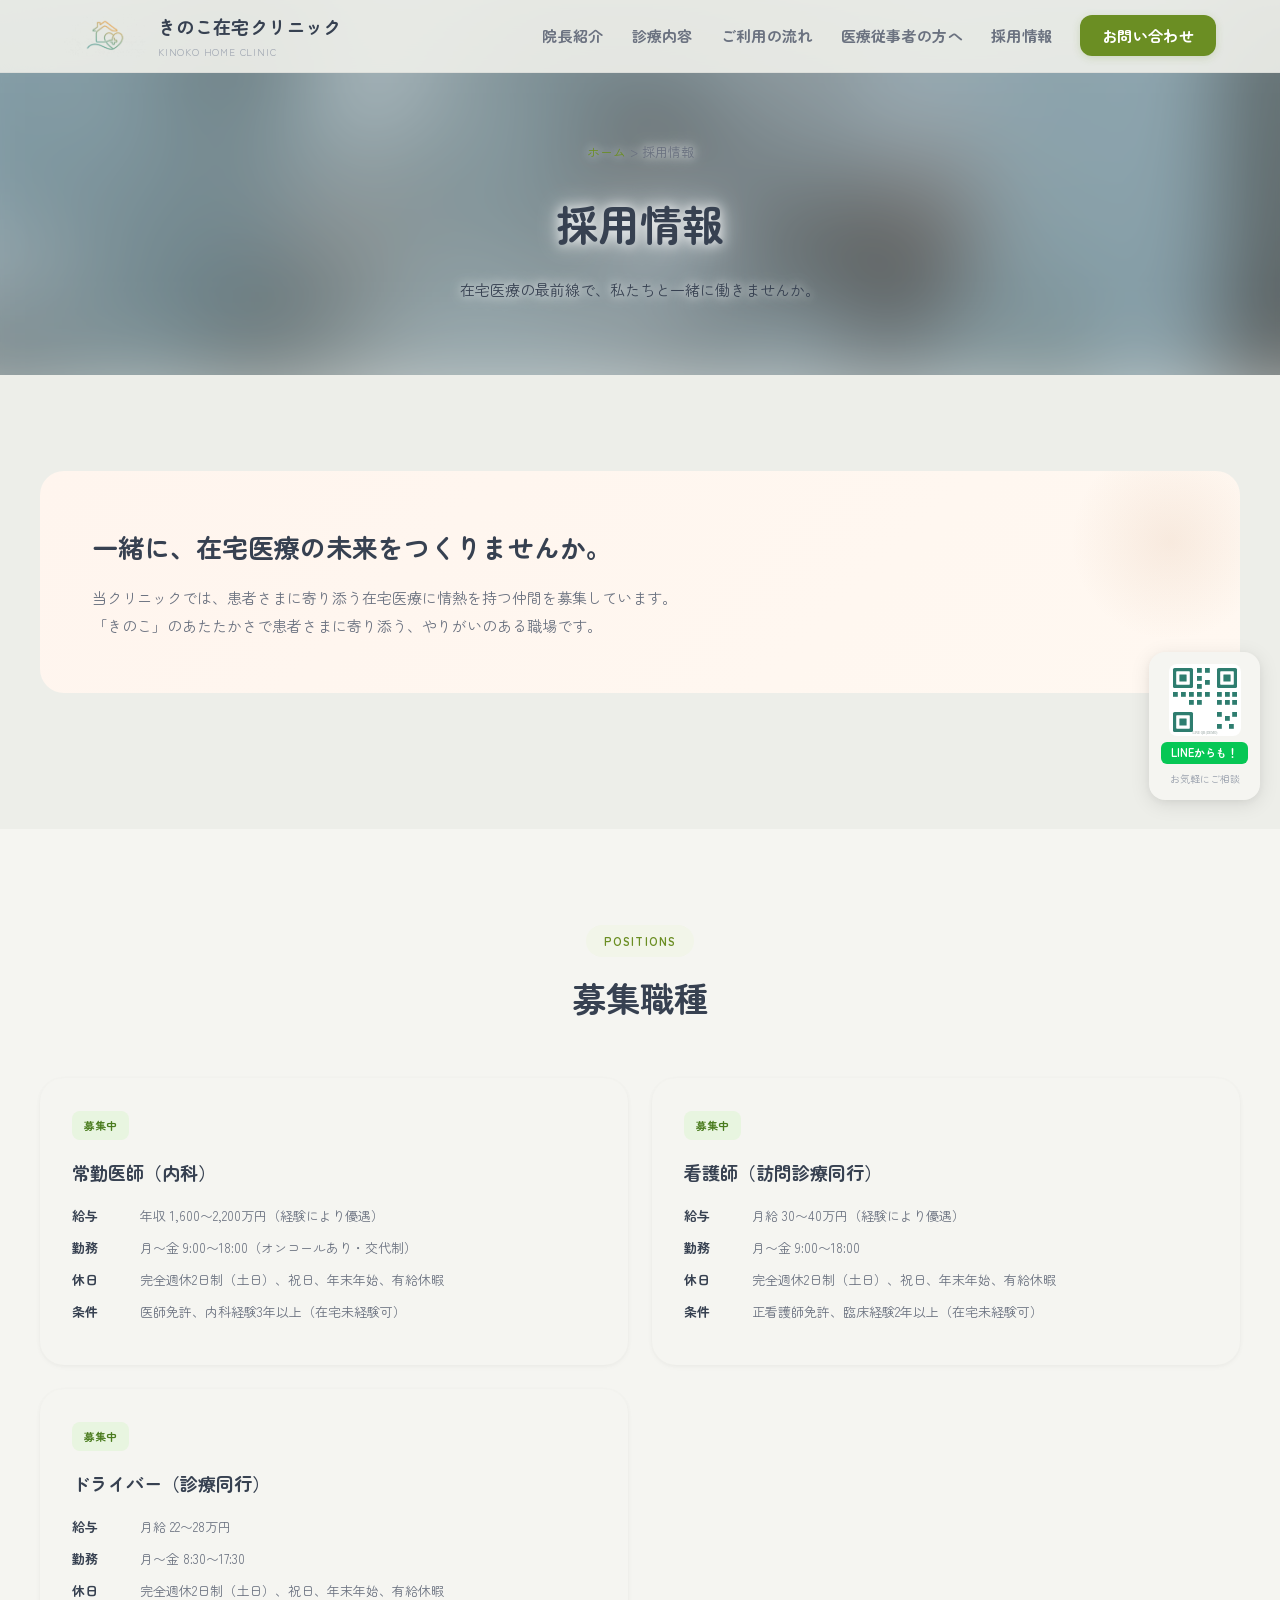
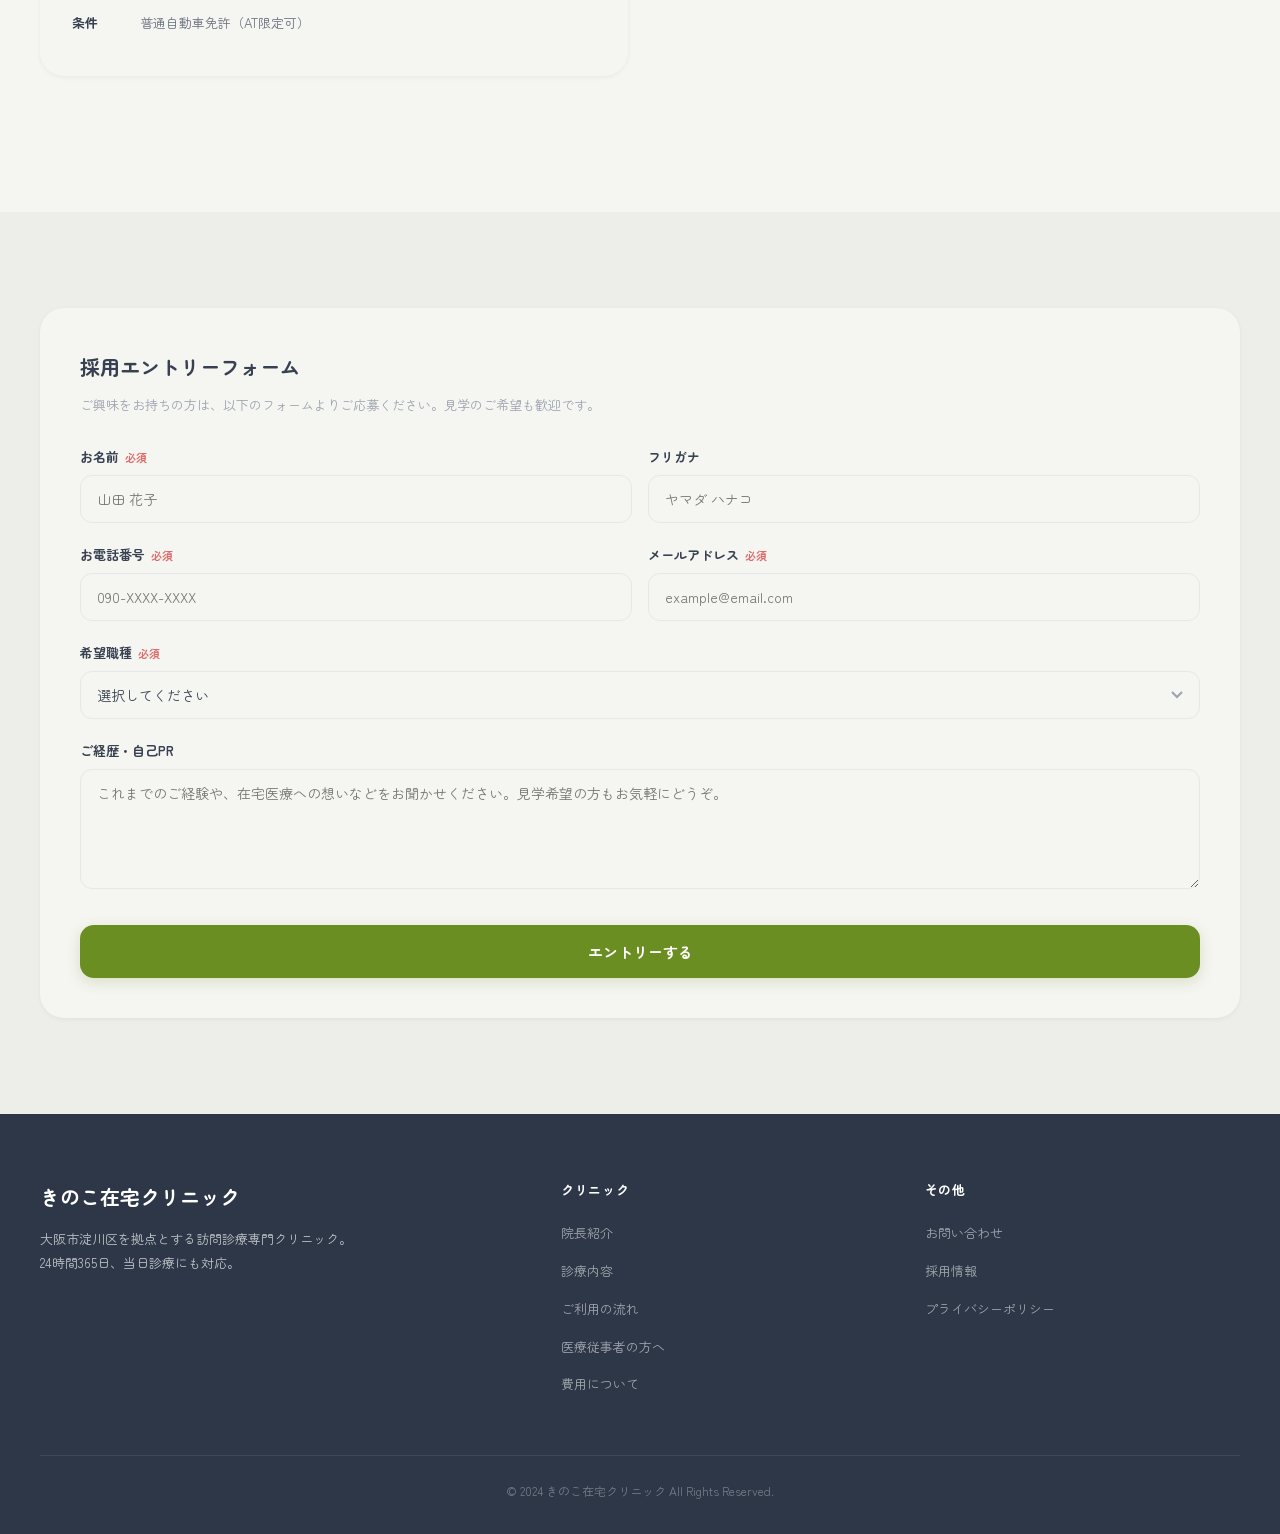
<file: recruit.html>
<!DOCTYPE html>
<html lang="ja">
<head>
  <meta charset="UTF-8">
  <meta name="viewport" content="width=device-width, initial-scale=1.0">
  <meta name="robots" content="noindex, nofollow">
  <meta name="color-scheme" content="only light">
  <title>採用情報｜きのこ在宅クリニック｜大阪市淀川区の訪問診療</title>
  <meta name="description" content="きのこ在宅クリニックの採用情報。常勤医師・看護師・ドライバーを募集中。在宅医療に情熱を持つ仲間を求めています。大阪市淀川区の訪問診療専門クリニック。">
  <meta property="og:title" content="採用情報｜きのこ在宅クリニック">
  <meta property="og:description" content="きのこ在宅クリニックの採用情報。常勤医師・看護師・ドライバーを募集中。">
  <meta property="og:type" content="website">
  <meta property="og:url" content="https://ikinari-clinic.com/recruit.html">
  <meta property="og:site_name" content="きのこ在宅クリニック">
  <meta property="og:locale" content="ja_JP">
  <meta name="twitter:card" content="summary_large_image">
  <link rel="preconnect" href="https://fonts.googleapis.com">
  <link rel="preconnect" href="https://fonts.gstatic.com" crossorigin>
  <link href="https://fonts.googleapis.com/css2?family=Noto+Sans+JP:wght@400;700&family=Zen+Maru+Gothic:wght@400;700&display=swap" rel="stylesheet">
  <link rel="stylesheet" href="style.css">
</head>
<body>

  <!-- ===== NAVIGATION ===== -->
  <nav class="nav" id="nav">
    <div class="nav-inner">
      <a href="index.html" class="nav-logo">
        <img src="assets/logo.png" alt="きのこ在宅クリニック" style="height:44px;width:auto;">
        <div>
          <div class="nav-logo-text">きのこ在宅クリニック</div>
          <div class="nav-logo-sub">KINOKO HOME CLINIC</div>
        </div>
      </a>
      <ul class="nav-links" id="navLinks">
        <li><a href="about.html">院長紹介</a></li>
        <li><a href="services.html">診療内容</a></li>
        <li><a href="flow.html">ご利用の流れ</a></li>
        <li><a href="referral.html">医療従事者の方へ</a></li>
        <li><a href="recruit.html">採用情報</a></li>
        <li><a href="contact.html" class="nav-cta">お問い合わせ</a></li>
      </ul>
      <button class="hamburger" id="hamburger" aria-label="メニュー">
        <span></span><span></span><span></span>
      </button>
    </div>
  </nav>

  <!-- ===== PAGE HERO ===== -->
  <section class="page-hero">
    <div class="page-hero-bg"><img src="assets/stethoscope-2.png" alt=""></div>
    <div class="page-hero-inner">
      <div class="breadcrumb"><a href="index.html">ホーム</a> &gt; 採用情報</div>
      <h1>採用情報</h1>
      <p>在宅医療の最前線で、私たちと一緒に働きませんか。</p>
    </div>
  </section>

  <!-- ===== RECRUIT HERO ===== -->
  <section class="section">
    <div class="section-inner">
      <div class="recruit-hero">
        <h3>一緒に、在宅医療の未来をつくりませんか。</h3>
        <p>当クリニックでは、患者さまに寄り添う在宅医療に情熱を持つ仲間を募集しています。「きのこ」のあたたかさで患者さまに寄り添う、やりがいのある職場です。</p>
      </div>
    </div>
  </section>

  <!-- ===== POSITIONS ===== -->
  <section class="section section-alt">
    <div class="section-inner">
      <div class="section-header">
        <span class="section-tag">POSITIONS</span>
        <h2 class="section-title">募集職種</h2>
      </div>
      <div class="recruit-positions">
        <div class="recruit-card">
          <span class="recruit-card-badge badge-active">募集中</span>
          <h4>常勤医師（内科）</h4>
          <div class="recruit-detail">
            <span class="recruit-detail-label">給与</span>
            <span>年収 1,600〜2,200万円（経験により優遇）</span>
          </div>
          <div class="recruit-detail">
            <span class="recruit-detail-label">勤務</span>
            <span>月〜金 9:00〜18:00（オンコールあり・交代制）</span>
          </div>
          <div class="recruit-detail">
            <span class="recruit-detail-label">休日</span>
            <span>完全週休2日制（土日）、祝日、年末年始、有給休暇</span>
          </div>
          <div class="recruit-detail">
            <span class="recruit-detail-label">条件</span>
            <span>医師免許、内科経験3年以上（在宅未経験可）</span>
          </div>
        </div>
        <div class="recruit-card">
          <span class="recruit-card-badge badge-active">募集中</span>
          <h4>看護師（訪問診療同行）</h4>
          <div class="recruit-detail">
            <span class="recruit-detail-label">給与</span>
            <span>月給 30〜40万円（経験により優遇）</span>
          </div>
          <div class="recruit-detail">
            <span class="recruit-detail-label">勤務</span>
            <span>月〜金 9:00〜18:00</span>
          </div>
          <div class="recruit-detail">
            <span class="recruit-detail-label">休日</span>
            <span>完全週休2日制（土日）、祝日、年末年始、有給休暇</span>
          </div>
          <div class="recruit-detail">
            <span class="recruit-detail-label">条件</span>
            <span>正看護師免許、臨床経験2年以上（在宅未経験可）</span>
          </div>
        </div>
        <div class="recruit-card">
          <span class="recruit-card-badge badge-active">募集中</span>
          <h4>ドライバー（診療同行）</h4>
          <div class="recruit-detail">
            <span class="recruit-detail-label">給与</span>
            <span>月給 22〜28万円</span>
          </div>
          <div class="recruit-detail">
            <span class="recruit-detail-label">勤務</span>
            <span>月〜金 8:30〜17:30</span>
          </div>
          <div class="recruit-detail">
            <span class="recruit-detail-label">休日</span>
            <span>完全週休2日制（土日）、祝日、年末年始、有給休暇</span>
          </div>
          <div class="recruit-detail">
            <span class="recruit-detail-label">条件</span>
            <span>普通自動車免許（AT限定可）</span>
          </div>
        </div>
      </div>
    </div>
  </section>

  <!-- ===== ENTRY FORM ===== -->
  <section class="section">
    <div class="section-inner">
      <div class="recruit-form-section">
        <h3>採用エントリーフォーム</h3>
        <p>ご興味をお持ちの方は、以下のフォームよりご応募ください。見学のご希望も歓迎です。</p>
        <form action="https://formspree.io/f/YOUR_RECRUIT_FORM_ID" method="POST">
          <div class="form-row">
            <div class="form-group">
              <label class="form-label">お名前<span class="required">必須</span></label>
              <input type="text" name="recruit_name" class="form-input" placeholder="山田 花子" required>
            </div>
            <div class="form-group">
              <label class="form-label">フリガナ</label>
              <input type="text" name="recruit_furigana" class="form-input" placeholder="ヤマダ ハナコ">
            </div>
          </div>
          <div class="form-row">
            <div class="form-group">
              <label class="form-label">お電話番号<span class="required">必須</span></label>
              <input type="tel" name="recruit_phone" class="form-input" placeholder="090-XXXX-XXXX" required>
            </div>
            <div class="form-group">
              <label class="form-label">メールアドレス<span class="required">必須</span></label>
              <input type="email" name="recruit_email" class="form-input" placeholder="example@email.com" required>
            </div>
          </div>
          <div class="form-group">
            <label class="form-label">希望職種<span class="required">必須</span></label>
            <select name="recruit_position" class="form-select" required>
              <option value="" disabled selected>選択してください</option>
              <option value="doctor">常勤医師（内科）</option>
              <option value="nurse">看護師（訪問診療同行）</option>
              <option value="driver">ドライバー（診療同行）</option>
              <option value="other">その他</option>
            </select>
          </div>
          <div class="form-group">
            <label class="form-label">ご経歴・自己PR</label>
            <textarea name="recruit_message" class="form-textarea" placeholder="これまでのご経験や、在宅医療への想いなどをお聞かせください。見学希望の方もお気軽にどうぞ。"></textarea>
          </div>
          <button type="submit" class="btn-submit">エントリーする</button>
        </form>
      </div>
    </div>
  </section>

  <!-- ===== FOOTER ===== -->
  <footer class="footer">
    <div class="footer-inner">
      <div>
        <div class="footer-logo">きのこ在宅クリニック</div>
        <p class="footer-desc">大阪市淀川区を拠点とする訪問診療専門クリニック。<br>24時間365日、当日診療にも対応。</p>
      </div>
      <div>
        <h4>クリニック</h4>
        <ul class="footer-links">
          <li><a href="about.html">院長紹介</a></li>
          <li><a href="services.html">診療内容</a></li>
          <li><a href="flow.html">ご利用の流れ</a></li>
          <li><a href="referral.html">医療従事者の方へ</a></li>
          <li><a href="flow.html#fee">費用について</a></li>
        </ul>
      </div>
      <div>
        <h4>その他</h4>
        <ul class="footer-links">
          <li><a href="contact.html">お問い合わせ</a></li>
          <li><a href="recruit.html">採用情報</a></li>
          <li><a href="#">プライバシーポリシー</a></li>
        </ul>
      </div>
    </div>
    <div class="footer-bottom">
      &copy; 2024 きのこ在宅クリニック All Rights Reserved.
    </div>
  </footer>

  <!-- ===== PHONE BANNER (mobile) ===== -->
  <div class="phone-banner">
    <a href="tel:06XXXXXXXX">
      📞 06-XXXX-XXXX
      <small>タップで電話がかかります（24時間対応）</small>
    </a>
  </div>

  <div class="line-float">
    <img src="assets/qr-line.svg" alt="LINE QRコード" class="line-float-qr">
    <span class="line-float-badge">LINEからも！</span>
    <small>お気軽にご相談</small>
  </div>
  <script src="main.js"></script>
</body>
</html>
</file>
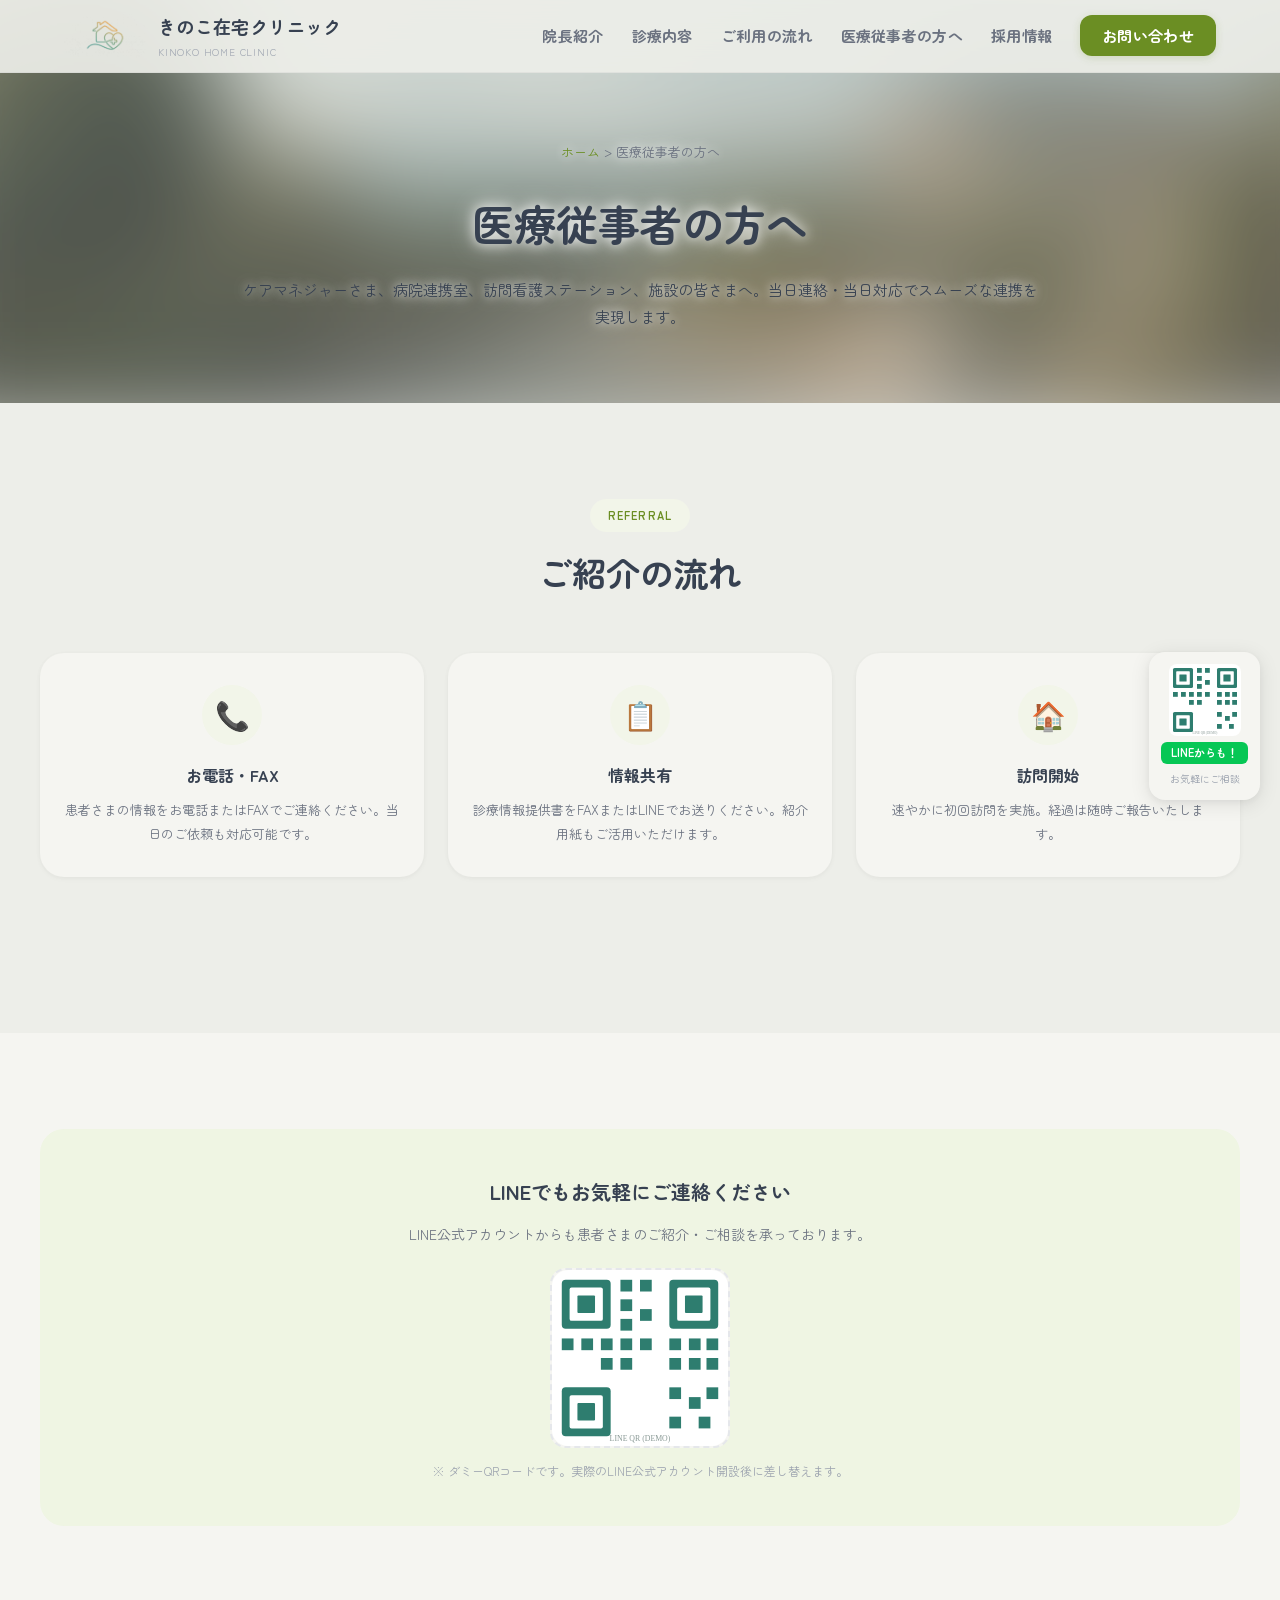
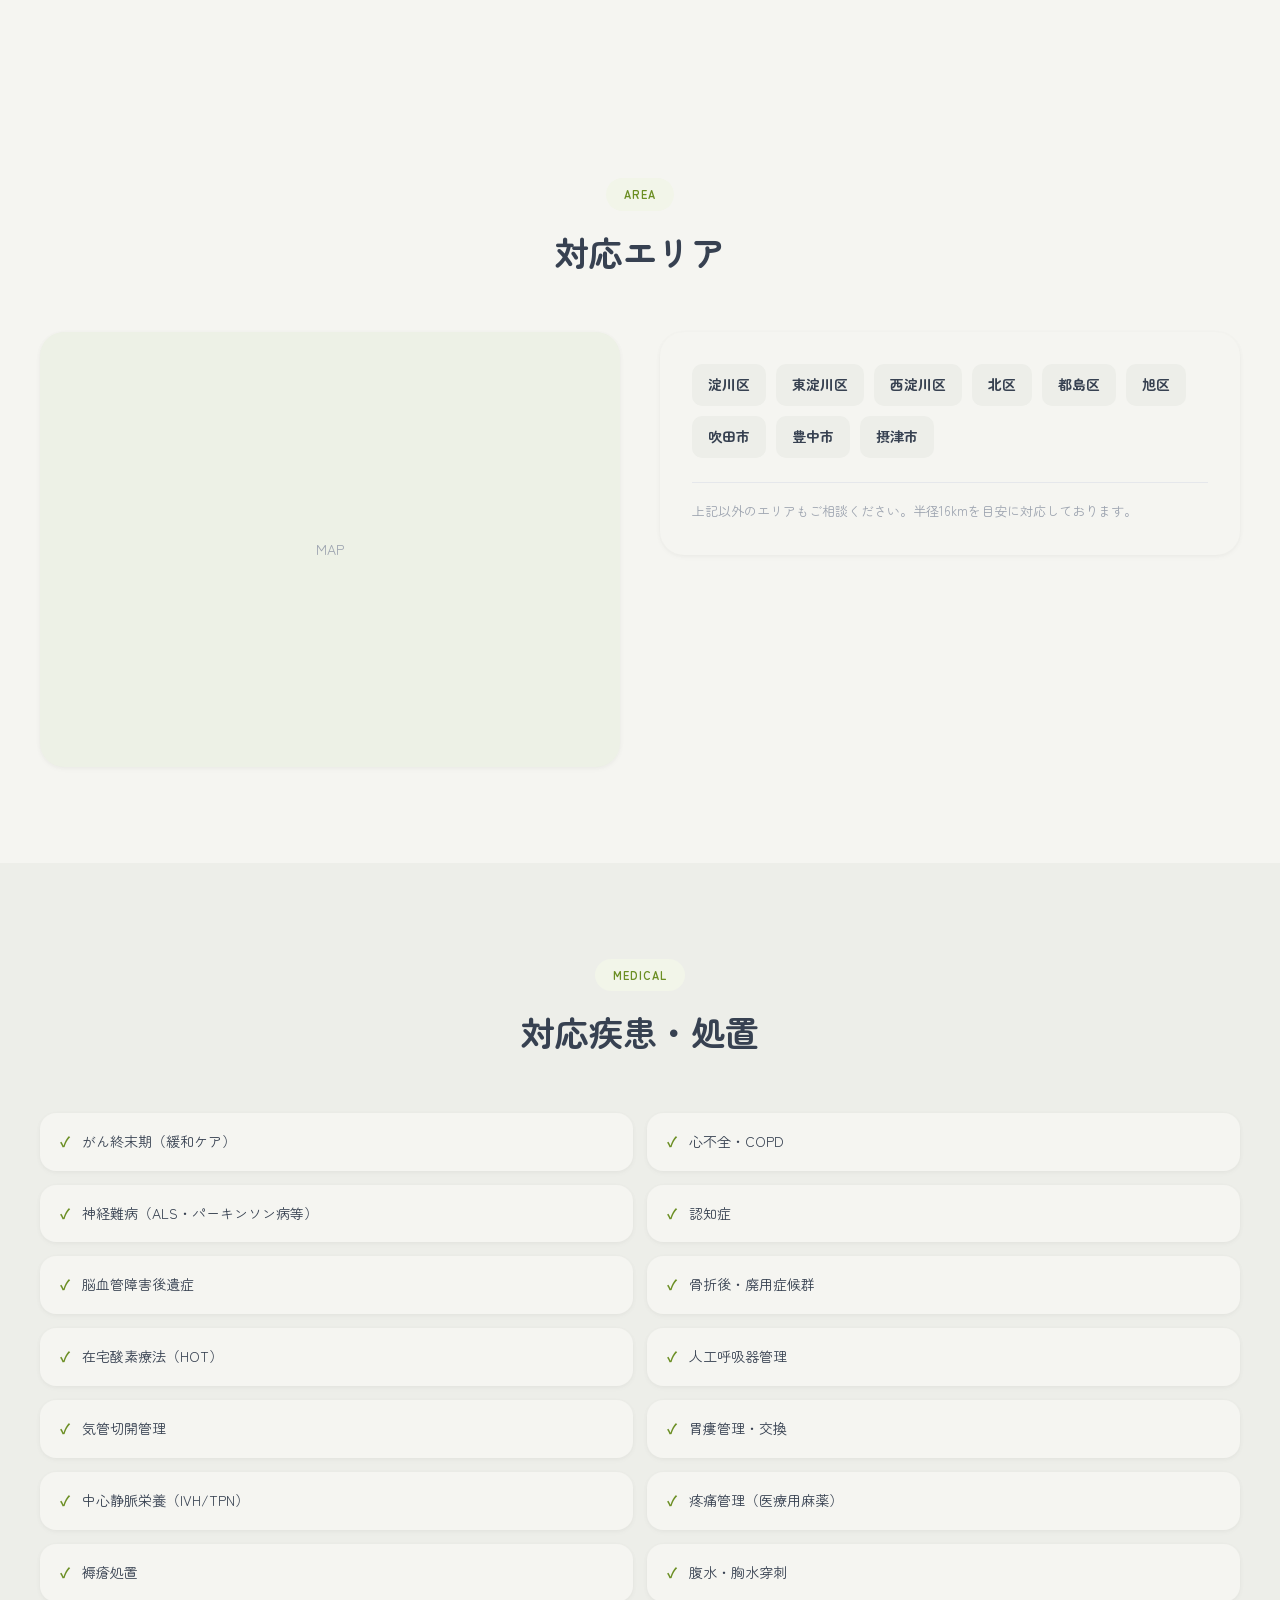
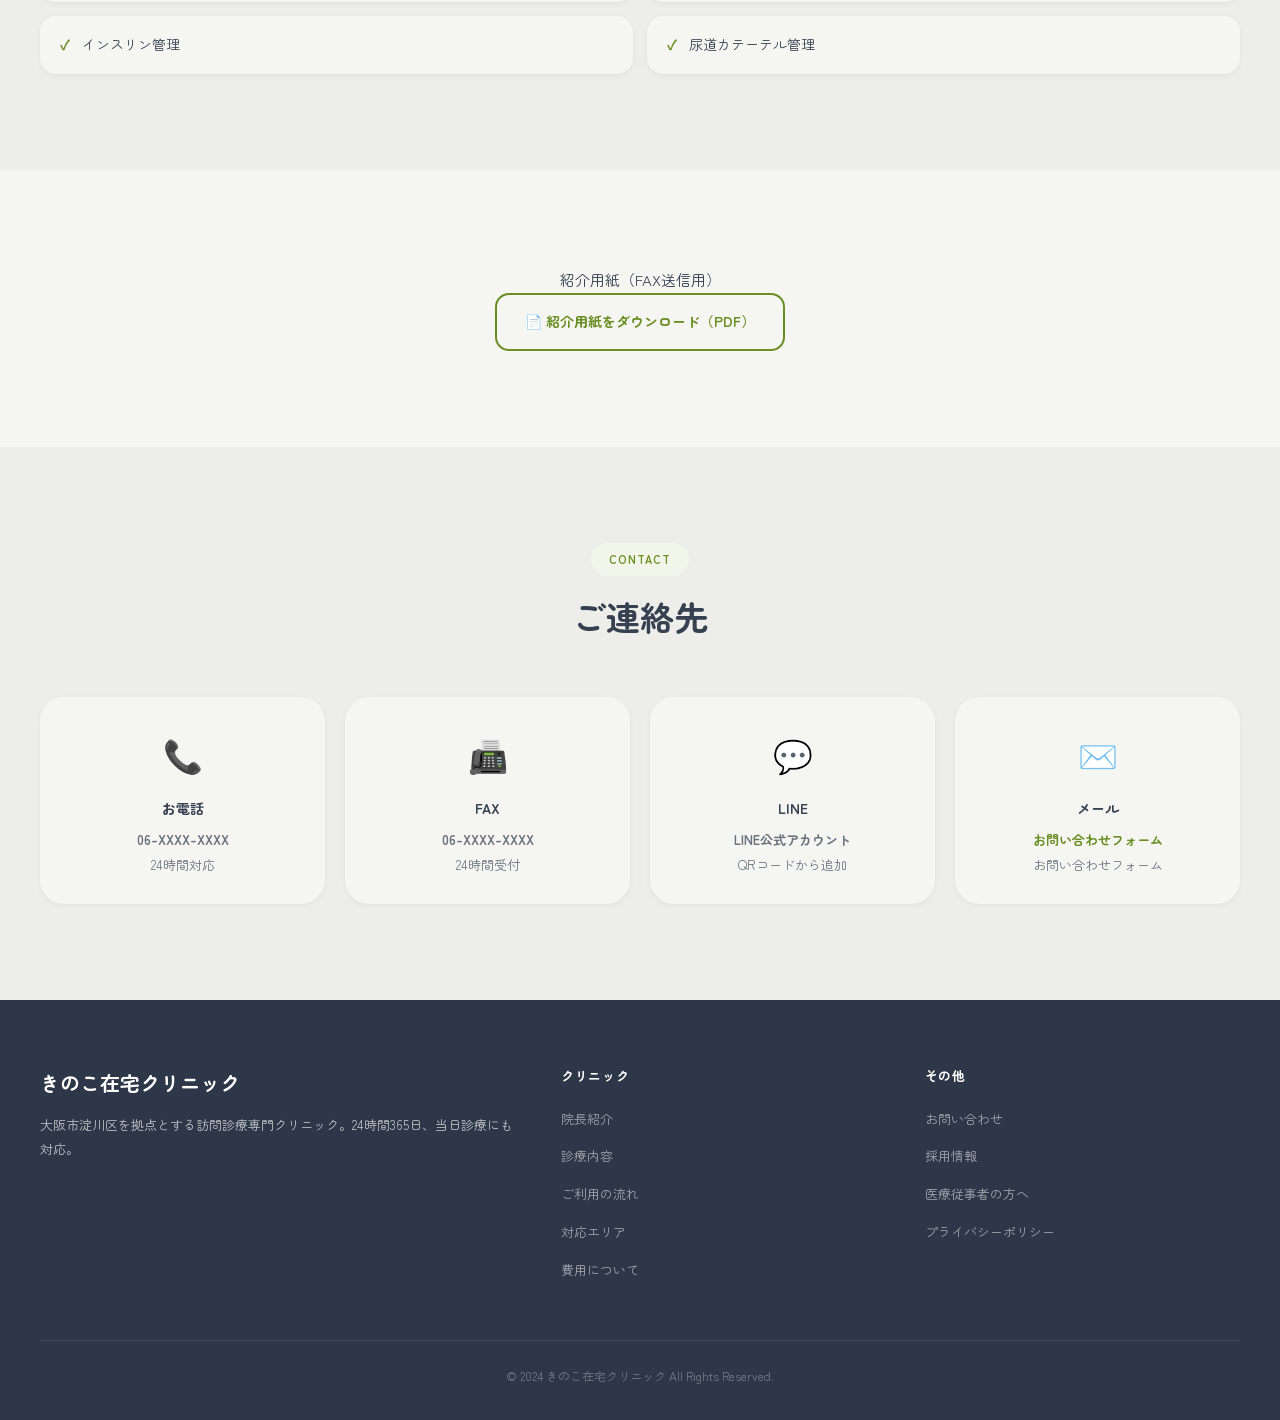
<file: referral.html>
<!DOCTYPE html>
<html lang="ja">
<head>
  <meta charset="UTF-8">
  <meta name="viewport" content="width=device-width, initial-scale=1.0">
  <meta name="robots" content="noindex, nofollow">
  <meta name="color-scheme" content="only light">
  <title>医療従事者の方へ｜きのこ在宅クリニック｜大阪市淀川区の訪問診療</title>
  <meta name="description" content="ケアマネジャー・病院連携室・訪問看護ステーションの皆さまへ。きのこ在宅クリニックは当日連絡・当日対応でスムーズな連携を実現します。患者さまのご紹介方法をご案内します。">

  <!-- OGP -->
  <meta property="og:title" content="医療従事者の方へ｜きのこ在宅クリニック｜大阪市淀川区の訪問診療">
  <meta property="og:description" content="ケアマネジャー・病院連携室・訪問看護ステーションの皆さまへ。当日連絡・当日対応でスムーズな連携を実現します。">
  <meta property="og:type" content="website">
  <meta property="og:url" content="https://ikinari-clinic.com/referral.html">
  <meta property="og:site_name" content="きのこ在宅クリニック">
  <meta property="og:locale" content="ja_JP">

  <!-- Google Fonts -->
  <link rel="preconnect" href="https://fonts.googleapis.com">
  <link rel="preconnect" href="https://fonts.gstatic.com" crossorigin>
  <link href="https://fonts.googleapis.com/css2?family=Noto+Sans+JP:wght@400;700&family=Zen+Maru+Gothic:wght@400;700&display=swap" rel="stylesheet">

  <link rel="stylesheet" href="style.css">
</head>
<body>

  <!-- ===== NAVIGATION ===== -->
  <nav class="nav" id="nav">
    <div class="nav-inner">
      <a href="index.html" class="nav-logo">
        <img src="assets/logo.png" alt="きのこ在宅クリニック" style="height:44px;width:auto;">
        <div>
          <div class="nav-logo-text">きのこ在宅クリニック</div>
          <div class="nav-logo-sub">KINOKO HOME CLINIC</div>
        </div>
      </a>
      <ul class="nav-links" id="navLinks">
        <li><a href="about.html">院長紹介</a></li>
        <li><a href="services.html">診療内容</a></li>
        <li><a href="flow.html">ご利用の流れ</a></li>
        <li><a href="referral.html">医療従事者の方へ</a></li>
        <li><a href="recruit.html">採用情報</a></li>
        <li><a href="contact.html" class="nav-cta">お問い合わせ</a></li>
      </ul>
      <button class="hamburger" id="hamburger" aria-label="メニュー">
        <span></span>
        <span></span>
        <span></span>
      </button>
    </div>
  </nav>

  <!-- ===== PAGE HERO ===== -->
  <section class="page-hero">
    <div class="page-hero-bg"><img src="assets/town-panorama.png" alt=""></div>
    <div class="page-hero-inner">
      <div class="breadcrumb"><a href="index.html">ホーム</a> &gt; 医療従事者の方へ</div>
      <h1>医療従事者の方へ</h1>
      <p>ケアマネジャーさま、病院連携室、訪問看護ステーション、施設の皆さまへ。当日連絡・当日対応でスムーズな連携を実現します。</p>
    </div>
  </section>

  <!-- ===== REFERRAL FLOW ===== -->
  <section class="section">
    <div class="section-inner">
      <div class="section-header">
        <div class="section-tag">REFERRAL</div>
        <h2 class="section-title">ご紹介の流れ</h2>
      </div>
      <div class="referral-flow">
        <div class="referral-flow-card">
          <div class="referral-flow-number">1</div>
          <div class="referral-flow-icon">📞</div>
          <h3>お電話・FAX</h3>
          <p>患者さまの情報をお電話またはFAXでご連絡ください。当日のご依頼も対応可能です。</p>
        </div>
        <div class="referral-flow-card">
          <div class="referral-flow-number">2</div>
          <div class="referral-flow-icon">📋</div>
          <h3>情報共有</h3>
          <p>診療情報提供書をFAXまたはLINEでお送りください。紹介用紙もご活用いただけます。</p>
        </div>
        <div class="referral-flow-card">
          <div class="referral-flow-number">3</div>
          <div class="referral-flow-icon">🏠</div>
          <h3>訪問開始</h3>
          <p>速やかに初回訪問を実施。経過は随時ご報告いたします。</p>
        </div>
      </div>
    </div>
  </section>

  <!-- ===== LINE ===== -->
  <section class="section section-alt">
    <div class="section-inner">
      <div class="line-section">
        <h3>LINEでもお気軽にご連絡ください</h3>
        <p>LINE公式アカウントからも患者さまのご紹介・ご相談を承っております。</p>
        <div class="qr-placeholder">
          <img src="assets/qr-line.svg" alt="LINE公式アカウント QRコード">
        </div>
        <small>※ ダミーQRコードです。実際のLINE公式アカウント開設後に差し替えます。</small>
      </div>
    </div>
  </section>

  <!-- ===== AREA ===== -->
  <section class="section section-alt">
    <div class="section-inner">
      <div class="section-header">
        <div class="section-tag">AREA</div>
        <h2 class="section-title">対応エリア</h2>
      </div>
      <div class="area-content">
        <div class="area-map">
          <div class="area-map-placeholder">MAP</div>
        </div>
        <div class="area-list">
          <div class="area-tags">
            <span class="area-tag">淀川区</span>
            <span class="area-tag">東淀川区</span>
            <span class="area-tag">西淀川区</span>
            <span class="area-tag">北区</span>
            <span class="area-tag">都島区</span>
            <span class="area-tag">旭区</span>
            <span class="area-tag">吹田市</span>
            <span class="area-tag">豊中市</span>
            <span class="area-tag">摂津市</span>
          </div>
          <p class="area-note">上記以外のエリアもご相談ください。半径16kmを目安に対応しております。</p>
        </div>
      </div>
    </div>
  </section>

  <!-- ===== PROCEDURES ===== -->
  <section class="section">
    <div class="section-inner">
      <div class="section-header">
        <div class="section-tag">MEDICAL</div>
        <h2 class="section-title">対応疾患・処置</h2>
      </div>
      <div class="procedures-grid">
        <div class="procedure-item">がん終末期（緩和ケア）</div>
        <div class="procedure-item">心不全・COPD</div>
        <div class="procedure-item">神経難病（ALS・パーキンソン病等）</div>
        <div class="procedure-item">認知症</div>
        <div class="procedure-item">脳血管障害後遺症</div>
        <div class="procedure-item">骨折後・廃用症候群</div>
        <div class="procedure-item">在宅酸素療法（HOT）</div>
        <div class="procedure-item">人工呼吸器管理</div>
        <div class="procedure-item">気管切開管理</div>
        <div class="procedure-item">胃瘻管理・交換</div>
        <div class="procedure-item">中心静脈栄養（IVH/TPN）</div>
        <div class="procedure-item">疼痛管理（医療用麻薬）</div>
        <div class="procedure-item">褥瘡処置</div>
        <div class="procedure-item">腹水・胸水穿刺</div>
        <div class="procedure-item">インスリン管理</div>
        <div class="procedure-item">尿道カテーテル管理</div>
      </div>
    </div>
  </section>

  <!-- ===== FAX DOWNLOAD ===== -->
  <section class="section section-alt">
    <div class="section-inner" style="text-align: center;">
      <p>紹介用紙（FAX送信用）</p>
      <a href="#" class="download-link">📄 紹介用紙をダウンロード（PDF）</a>
    </div>
  </section>

  <!-- ===== CONTACT CARDS ===== -->
  <section class="section">
    <div class="section-inner">
      <div class="section-header">
        <div class="section-tag">CONTACT</div>
        <h2 class="section-title">ご連絡先</h2>
      </div>
      <div class="referral-contact-cards">
        <div class="referral-contact-card">
          <div class="referral-contact-icon">📞</div>
          <h3>お電話</h3>
          <p class="referral-contact-main">06-XXXX-XXXX</p>
          <p class="referral-contact-note">24時間対応</p>
        </div>
        <div class="referral-contact-card">
          <div class="referral-contact-icon">📠</div>
          <h3>FAX</h3>
          <p class="referral-contact-main">06-XXXX-XXXX</p>
          <p class="referral-contact-note">24時間受付</p>
        </div>
        <div class="referral-contact-card">
          <div class="referral-contact-icon">💬</div>
          <h3>LINE</h3>
          <p class="referral-contact-main">LINE公式アカウント</p>
          <p class="referral-contact-note">QRコードから追加</p>
        </div>
        <div class="referral-contact-card">
          <div class="referral-contact-icon">✉️</div>
          <h3>メール</h3>
          <p class="referral-contact-main"><a href="contact.html">お問い合わせフォーム</a></p>
          <p class="referral-contact-note">お問い合わせフォーム</p>
        </div>
      </div>
    </div>
  </section>

  <!-- ===== FOOTER ===== -->
  <footer class="footer">
    <div class="footer-inner">
      <div>
        <div class="footer-logo">きのこ在宅クリニック</div>
        <p class="footer-desc">大阪市淀川区を拠点とする訪問診療専門クリニック。24時間365日、当日診療にも対応。</p>
      </div>
      <div>
        <h4>クリニック</h4>
        <ul class="footer-links">
          <li><a href="about.html">院長紹介</a></li>
          <li><a href="services.html">診療内容</a></li>
          <li><a href="flow.html">ご利用の流れ</a></li>
          <li><a href="flow.html#area">対応エリア</a></li>
          <li><a href="flow.html#fee">費用について</a></li>
        </ul>
      </div>
      <div>
        <h4>その他</h4>
        <ul class="footer-links">
          <li><a href="contact.html">お問い合わせ</a></li>
          <li><a href="recruit.html">採用情報</a></li>
          <li><a href="referral.html">医療従事者の方へ</a></li>
          <li><a href="privacy.html">プライバシーポリシー</a></li>
        </ul>
      </div>
    </div>
    <div class="footer-bottom">
      &copy; 2024 きのこ在宅クリニック All Rights Reserved.
    </div>
  </footer>

  <!-- ===== PHONE BANNER (mobile) ===== -->
  <div class="phone-banner">
    <a href="tel:06-XXXX-XXXX">📞 06-XXXX-XXXX</a>
    <small>24時間対応・お気軽にお電話ください</small>
  </div>

  <div class="line-float">
    <img src="assets/qr-line.svg" alt="LINE QRコード" class="line-float-qr">
    <span class="line-float-badge">LINEからも！</span>
    <small>お気軽にご相談</small>
  </div>
  <script src="main.js"></script>
</body>
</html>
</file>
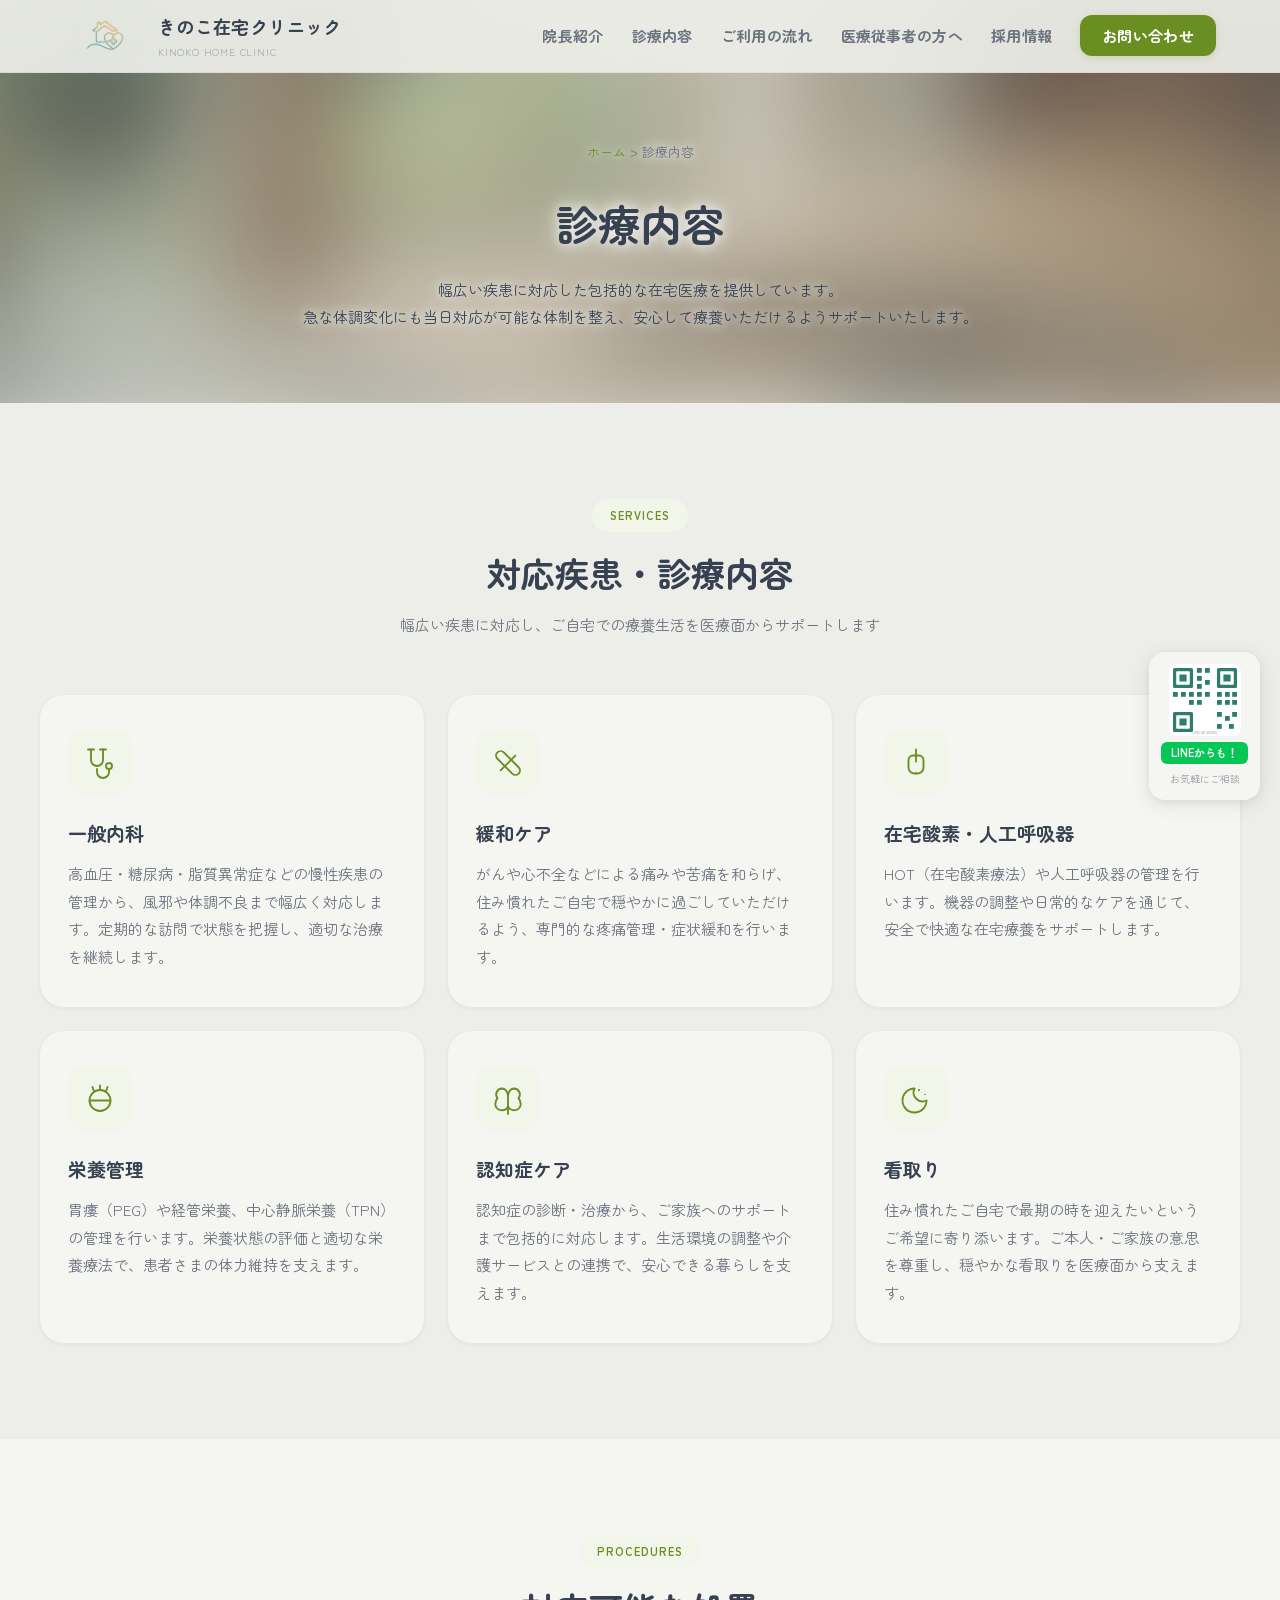
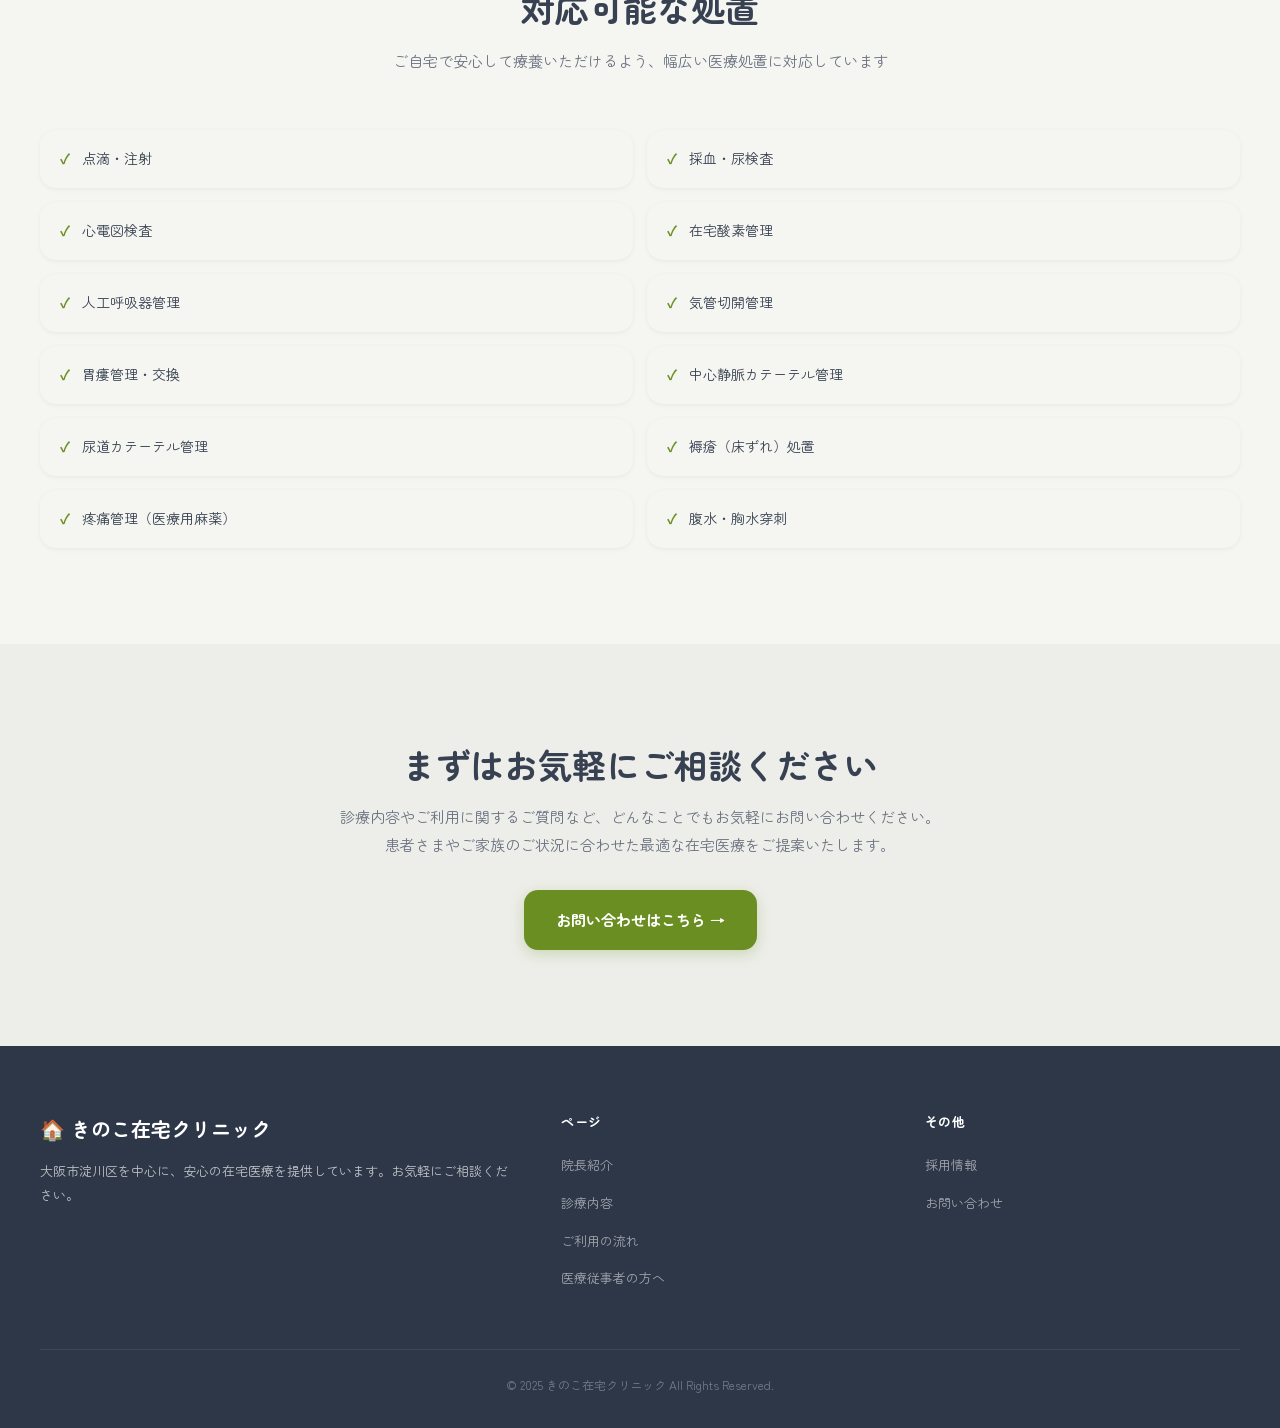
<file: services.html>
<!DOCTYPE html>
<html lang="ja">
<head>
  <meta charset="UTF-8">
  <meta name="viewport" content="width=device-width, initial-scale=1.0">
  <meta name="robots" content="noindex, nofollow">
  <meta name="color-scheme" content="only light">
  <title>診療内容｜きのこ在宅クリニック｜大阪市淀川区の訪問診療</title>
  <meta name="description" content="きのこ在宅クリニックの診療内容のご案内。一般内科、緩和ケア、在宅酸素・人工呼吸器管理、栄養管理、認知症ケア、看取りまで幅広く対応。当日対応も可能です。">
  <meta property="og:title" content="診療内容｜きのこ在宅クリニック｜大阪市淀川区の訪問診療">
  <meta property="og:description" content="きのこ在宅クリニックの診療内容のご案内。一般内科から緩和ケア、看取りまで幅広い疾患に対応し、ご自宅での療養生活を医療面からサポートします。">
  <meta property="og:type" content="website">
  <meta property="og:locale" content="ja_JP">
  <meta property="og:site_name" content="きのこ在宅クリニック">
  <link rel="preconnect" href="https://fonts.googleapis.com">
  <link rel="preconnect" href="https://fonts.gstatic.com" crossorigin>
  <link href="https://fonts.googleapis.com/css2?family=Noto+Sans+JP:wght@400;700&family=Zen+Maru+Gothic:wght@400;700&display=swap" rel="stylesheet">
  <link rel="stylesheet" href="style.css">
</head>
<body>

  <!-- ===== NAVIGATION ===== -->
  <nav class="nav" id="nav">
    <div class="nav-inner">
      <a href="index.html" class="nav-logo">
        <img src="assets/logo.png" alt="きのこ在宅クリニック" style="height:44px;width:auto;">
        <div>
          <div class="nav-logo-text">きのこ在宅クリニック</div>
          <div class="nav-logo-sub">KINOKO HOME CLINIC</div>
        </div>
      </a>
      <ul class="nav-links" id="navLinks">
        <li><a href="about.html">院長紹介</a></li>
        <li><a href="services.html">診療内容</a></li>
        <li><a href="flow.html">ご利用の流れ</a></li>
        <li><a href="referral.html">医療従事者の方へ</a></li>
        <li><a href="recruit.html">採用情報</a></li>
        <li><a href="contact.html" class="nav-cta">お問い合わせ</a></li>
      </ul>
      <button class="hamburger" id="hamburger" aria-label="メニュー">
        <span></span>
        <span></span>
        <span></span>
      </button>
    </div>
  </nav>

  <!-- ===== PAGE HERO ===== -->
  <section class="page-hero">
    <div class="page-hero-bg"><img src="assets/stethoscope-1.png" alt=""></div>
    <div class="page-hero-inner">
      <div class="breadcrumb"><a href="index.html">ホーム</a> &gt; 診療内容</div>
      <h1>診療内容</h1>
      <p>幅広い疾患に対応した包括的な在宅医療を提供しています。<br>急な体調変化にも当日対応が可能な体制を整え、安心して療養いただけるようサポートいたします。</p>
    </div>
  </section>

  <!-- ===== SERVICES ===== -->
  <section class="section">
    <div class="section-inner">
      <div class="section-header">
        <div class="section-tag">SERVICES</div>
        <h2 class="section-title">対応疾患・診療内容</h2>
        <p class="section-desc">幅広い疾患に対応し、ご自宅での療養生活を医療面からサポートします</p>
      </div>
      <div class="services-grid">
        <div class="service-card">
          <div class="service-icon"><img src="assets/icon-stethoscope.svg" alt="内科"></div>
          <h3>一般内科</h3>
          <p>高血圧・糖尿病・脂質異常症などの慢性疾患の管理から、風邪や体調不良まで幅広く対応します。定期的な訪問で状態を把握し、適切な治療を継続します。</p>
        </div>
        <div class="service-card">
          <div class="service-icon"><img src="assets/icon-pill.svg" alt="緩和ケア"></div>
          <h3>緩和ケア</h3>
          <p>がんや心不全などによる痛みや苦痛を和らげ、住み慣れたご自宅で穏やかに過ごしていただけるよう、専門的な疼痛管理・症状緩和を行います。</p>
        </div>
        <div class="service-card">
          <div class="service-icon"><img src="assets/icon-lungs.svg" alt="呼吸器"></div>
          <h3>在宅酸素・人工呼吸器</h3>
          <p>HOT（在宅酸素療法）や人工呼吸器の管理を行います。機器の調整や日常的なケアを通じて、安全で快適な在宅療養をサポートします。</p>
        </div>
        <div class="service-card">
          <div class="service-icon"><img src="assets/icon-meal.svg" alt="栄養管理"></div>
          <h3>栄養管理</h3>
          <p>胃瘻（PEG）や経管栄養、中心静脈栄養（TPN）の管理を行います。栄養状態の評価と適切な栄養療法で、患者さまの体力維持を支えます。</p>
        </div>
        <div class="service-card">
          <div class="service-icon"><img src="assets/icon-brain.svg" alt="認知症"></div>
          <h3>認知症ケア</h3>
          <p>認知症の診断・治療から、ご家族へのサポートまで包括的に対応します。生活環境の調整や介護サービスとの連携で、安心できる暮らしを支えます。</p>
        </div>
        <div class="service-card">
          <div class="service-icon"><img src="assets/icon-moon.svg" alt="看取り"></div>
          <h3>看取り</h3>
          <p>住み慣れたご自宅で最期の時を迎えたいというご希望に寄り添います。ご本人・ご家族の意思を尊重し、穏やかな看取りを医療面から支えます。</p>
        </div>
      </div>
    </div>
  </section>

  <!-- ===== PROCEDURES ===== -->
  <section class="section section-alt">
    <div class="section-inner">
      <div class="section-header">
        <div class="section-tag">PROCEDURES</div>
        <h2 class="section-title">対応可能な処置</h2>
        <p class="section-desc">ご自宅で安心して療養いただけるよう、幅広い医療処置に対応しています</p>
      </div>
      <div class="procedures-grid">
        <div class="procedure-item">点滴・注射</div>
        <div class="procedure-item">採血・尿検査</div>
        <div class="procedure-item">心電図検査</div>
        <div class="procedure-item">在宅酸素管理</div>
        <div class="procedure-item">人工呼吸器管理</div>
        <div class="procedure-item">気管切開管理</div>
        <div class="procedure-item">胃瘻管理・交換</div>
        <div class="procedure-item">中心静脈カテーテル管理</div>
        <div class="procedure-item">尿道カテーテル管理</div>
        <div class="procedure-item">褥瘡（床ずれ）処置</div>
        <div class="procedure-item">疼痛管理（医療用麻薬）</div>
        <div class="procedure-item">腹水・胸水穿刺</div>
      </div>
    </div>
  </section>

  <!-- ===== CTA ===== -->
  <section class="section">
    <div class="section-inner" style="text-align: center;">
      <h2 class="section-title">まずはお気軽にご相談ください</h2>
      <p class="section-desc" style="margin-bottom: 32px;">診療内容やご利用に関するご質問など、どんなことでもお気軽にお問い合わせください。<br>患者さまやご家族のご状況に合わせた最適な在宅医療をご提案いたします。</p>
      <a href="contact.html" class="btn btn-primary">お問い合わせはこちら →</a>
    </div>
  </section>

  <!-- ===== FOOTER ===== -->
  <footer class="footer">
    <div class="footer-inner">
      <div>
        <div class="footer-logo">🏠 きのこ在宅クリニック</div>
        <p class="footer-desc">大阪市淀川区を中心に、安心の在宅医療を提供しています。お気軽にご相談ください。</p>
      </div>
      <div>
        <h4>ページ</h4>
        <ul class="footer-links">
          <li><a href="about.html">院長紹介</a></li>
          <li><a href="services.html">診療内容</a></li>
          <li><a href="flow.html">ご利用の流れ</a></li>
          <li><a href="referral.html">医療従事者の方へ</a></li>
        </ul>
      </div>
      <div>
        <h4>その他</h4>
        <ul class="footer-links">
          <li><a href="recruit.html">採用情報</a></li>
          <li><a href="contact.html">お問い合わせ</a></li>
        </ul>
      </div>
    </div>
    <div class="footer-bottom">
      &copy; 2025 きのこ在宅クリニック All Rights Reserved.
    </div>
  </footer>

  <!-- ===== PHONE BANNER (mobile) ===== -->
  <div class="phone-banner">
    <a href="tel:06-XXXX-XXXX">📞 06-XXXX-XXXX<small>お気軽にお電話ください</small></a>
  </div>

  <div class="line-float">
    <img src="assets/qr-line.svg" alt="LINE QRコード" class="line-float-qr">
    <span class="line-float-badge">LINEからも！</span>
    <small>お気軽にご相談</small>
  </div>
  <script src="main.js"></script>
</body>
</html>
</file>
<file: style.css>
*, *::before, *::after { margin: 0; padding: 0; box-sizing: border-box; }

:root {
  /* くすのきグリーン系パレット */
  --primary: #6B8E23;
  --primary-light: #F2F5E9;
  --primary-dark: #556B1E;
  --primary-muted: rgba(107,142,35,0.12);
  --accent: #C4875A;
  --accent-light: #FFF5EE;
  --text: #374151;
  --text-light: #6B7280;
  --text-muted: #9CA3AF;
  --bg: #EDEEE9;
  --white: #F5F5F1;
  --border: #E5E7EB;
  --shadow-sm: 0 1px 4px rgba(0,0,0,0.04), 0 2px 8px rgba(0,0,0,0.02);
  --shadow-md: 0 4px 12px rgba(0,0,0,0.05), 0 2px 6px rgba(0,0,0,0.03);
  --shadow-lg: 0 8px 28px rgba(0,0,0,0.07), 0 4px 12px rgba(0,0,0,0.04);
  --radius: 16px;
  --radius-lg: 24px;
}

html {
  scroll-behavior: smooth;
  color-scheme: only light;
}

body {
  font-family: 'Zen Maru Gothic', 'Noto Sans JP', sans-serif;
  color: var(--text);
  background: var(--bg) !important;
  line-height: 1.85;
  font-weight: 400;
  -webkit-font-smoothing: antialiased;
  font-size: 15px;
}

/* ===== NAVIGATION ===== */
.nav {
  position: fixed;
  top: 0;
  left: 0;
  right: 0;
  z-index: 1000;
  background: rgba(237,238,233,0.92);
  backdrop-filter: blur(24px);
  -webkit-backdrop-filter: blur(24px);
  border-bottom: 1px solid rgba(0,0,0,0.04);
  transition: box-shadow 0.3s;
}
.nav.scrolled { box-shadow: var(--shadow-md); }
.nav-inner {
  max-width: 1200px;
  margin: 0 auto;
  padding: 0 24px;
  display: flex;
  align-items: center;
  justify-content: space-between;
  height: 72px;
}
.nav-logo {
  display: flex;
  align-items: center;
  gap: 12px;
  text-decoration: none;
  color: var(--primary);
}
.nav-logo img {
  border-radius: 8px;
}
.nav-logo-icon {
  width: 42px;
  height: 42px;
  background: var(--primary);
  border-radius: 12px;
  display: flex;
  align-items: center;
  justify-content: center;
  color: white;
  font-size: 20px;
}
.nav-logo-text {
  font-weight: 700;
  font-size: 18px;
  letter-spacing: 0.02em;
  color: var(--text);
  white-space: nowrap;
}
.nav-logo-sub {
  font-size: 10px;
  font-weight: 400;
  color: var(--text-muted);
  display: block;
  letter-spacing: 0.08em;
}
.nav-links {
  display: flex;
  align-items: center;
  gap: 28px;
  list-style: none;
}
.nav-links a {
  text-decoration: none;
  color: var(--text-light);
  font-size: 15px;
  font-weight: 700;
  letter-spacing: 0.02em;
  transition: color 0.2s;
  position: relative;
}
.nav-links a:hover { color: var(--primary); }
.nav-links a::after {
  content: '';
  position: absolute;
  bottom: -4px;
  left: 0;
  width: 0;
  height: 2px;
  background: var(--primary);
  border-radius: 1px;
  transition: width 0.3s;
}
.nav-links a:hover::after { width: 100%; }
.nav-cta {
  background: var(--primary) !important;
  color: white !important;
  padding: 10px 22px !important;
  border-radius: 12px !important;
  font-size: 15px !important;
  font-weight: 700 !important;
  transition: all 0.3s ease !important;
  box-shadow: 0 2px 8px rgba(107,142,35,0.2);
}
.nav-cta:hover {
  background: var(--primary-dark) !important;
  transform: translateY(-2px);
  box-shadow: 0 4px 16px rgba(107,142,35,0.3) !important;
}
.nav-cta::after { display: none !important; }

/* Floating LINE sidebar */
.line-float {
  position: fixed;
  right: 20px;
  bottom: 100px;
  z-index: 999;
  display: flex;
  flex-direction: column;
  align-items: center;
  gap: 6px;
  background: var(--white);
  padding: 12px;
  border-radius: 16px;
  box-shadow: 0 4px 20px rgba(0,0,0,0.1), 0 2px 8px rgba(0,0,0,0.05);
  transition: transform 0.3s, box-shadow 0.3s;
}
.line-float:hover {
  transform: translateY(-3px);
  box-shadow: 0 8px 28px rgba(0,0,0,0.14), 0 4px 12px rgba(0,0,0,0.06);
}
.line-float-qr {
  width: 72px;
  height: 72px;
  border-radius: 8px;
}
.line-float-badge {
  display: inline-block;
  background: #06C755;
  color: white;
  font-size: 11px;
  font-weight: 700;
  padding: 3px 10px;
  border-radius: 6px;
  line-height: 1.4;
  white-space: nowrap;
}
.line-float small {
  font-size: 10px;
  color: var(--text-muted);
  white-space: nowrap;
}

/* Mobile menu */
.hamburger {
  display: none;
  flex-direction: column;
  gap: 5px;
  background: none;
  border: none;
  cursor: pointer;
  padding: 8px;
}
.hamburger span {
  display: block;
  width: 24px;
  height: 2px;
  background: var(--text);
  border-radius: 2px;
  transition: 0.3s;
}

/* ===== HERO (old single-page hero, kept for sub-pages if needed) ===== */
.hero {
  padding: 140px 24px 80px;
  background: linear-gradient(165deg, var(--bg) 0%, var(--primary-light) 50%, #EDF2E4 100%);
  position: relative;
  overflow: hidden;
}
.hero::before {
  content: '';
  position: absolute;
  top: -100px;
  right: -100px;
  width: 500px;
  height: 500px;
  background: radial-gradient(circle, rgba(107,142,35,0.05) 0%, transparent 70%);
  border-radius: 50%;
}
.hero-inner {
  max-width: 1200px;
  margin: 0 auto;
  display: grid;
  grid-template-columns: 1fr 1fr;
  gap: 60px;
  align-items: center;
  position: relative;
  z-index: 1;
}
.hero-badge {
  display: inline-flex;
  align-items: center;
  gap: 8px;
  background: var(--white);
  padding: 8px 16px;
  border-radius: 100px;
  font-size: 13px;
  font-weight: 700;
  color: var(--primary);
  margin-bottom: 24px;
  box-shadow: var(--shadow-sm);
}
.hero-badge-dot {
  width: 8px;
  height: 8px;
  background: var(--primary);
  border-radius: 50%;
  animation: pulse 2s infinite;
}
@keyframes pulse {
  0%, 100% { opacity: 1; }
  50% { opacity: 0.4; }
}
.hero h1 {
  font-size: clamp(28px, 4vw, 44px);
  font-weight: 700;
  line-height: 1.4;
  color: var(--text);
  margin-bottom: 20px;
}
.hero h1 em {
  font-style: normal;
  color: var(--primary);
}
.hero-desc {
  font-size: 15px;
  color: var(--text-light);
  line-height: 1.9;
  margin-bottom: 36px;
}
.hero-actions {
  display: flex;
  gap: 16px;
  flex-wrap: wrap;
}
.hero-visual { position: relative; }
.hero-card {
  background: var(--white);
  border-radius: var(--radius-lg);
  padding: 40px;
  box-shadow: var(--shadow-lg);
}
.hero-card-label {
  font-size: 11px;
  font-weight: 700;
  color: var(--text-muted);
  text-transform: uppercase;
  letter-spacing: 0.12em;
  margin-bottom: 20px;
}
.hero-stats {
  display: grid;
  grid-template-columns: 1fr 1fr;
  gap: 20px;
}
.hero-stat {
  text-align: center;
  padding: 20px;
  background: var(--bg);
  border-radius: var(--radius);
}
.hero-stat-number {
  font-size: 32px;
  font-weight: 700;
  color: var(--primary);
  line-height: 1.2;
}
.hero-stat-unit { font-size: 14px; font-weight: 400; }
.hero-stat-label { font-size: 12px; color: var(--text-muted); margin-top: 4px; }
.hero-float {
  position: absolute;
  background: var(--white);
  border-radius: var(--radius);
  padding: 14px 20px;
  box-shadow: var(--shadow-md);
  font-size: 13px;
  font-weight: 700;
  display: flex;
  align-items: center;
  gap: 10px;
  animation: float 3s ease-in-out infinite;
}
@keyframes float {
  0%, 100% { transform: translateY(0); }
  50% { transform: translateY(-8px); }
}
.hero-float-1 { top: -20px; right: -20px; color: var(--primary); }
.hero-float-2 { bottom: -16px; left: -20px; color: var(--accent); animation-delay: 1.5s; }

/* ===== BUTTONS ===== */
.btn {
  display: inline-flex;
  align-items: center;
  gap: 8px;
  padding: 16px 32px;
  border-radius: 14px;
  font-size: 15px;
  font-weight: 700;
  text-decoration: none;
  transition: all 0.35s cubic-bezier(0.4, 0, 0.2, 1);
  border: none;
  cursor: pointer;
  font-family: 'Zen Maru Gothic', 'Noto Sans JP', sans-serif;
}
.btn-primary {
  background: var(--primary);
  color: white;
  box-shadow: 0 4px 14px rgba(107,142,35,0.25);
}
.btn-primary:hover {
  background: var(--primary-dark);
  transform: translateY(-3px);
  box-shadow: 0 8px 24px rgba(107,142,35,0.35);
}
.btn-outline {
  background: var(--white);
  color: var(--primary);
  border: 2px solid var(--primary);
}
.btn-outline:hover {
  background: var(--primary-light);
  transform: translateY(-3px);
  box-shadow: 0 6px 20px rgba(107,142,35,0.12);
}
.btn-accent {
  background: var(--accent);
  color: white;
  box-shadow: 0 4px 14px rgba(196,135,90,0.25);
}
.btn-accent:hover {
  background: #B07648;
  transform: translateY(-3px);
  box-shadow: 0 8px 24px rgba(196,135,90,0.35);
}

/* ===== SECTIONS COMMON ===== */
.section {
  padding: 96px 24px;
}
.section-alt { background: var(--white); }
.section-inner {
  max-width: 1200px;
  margin: 0 auto;
}
.section-header {
  text-align: center;
  margin-bottom: 56px;
}
.section-tag {
  display: inline-block;
  font-size: 11px;
  font-weight: 700;
  color: var(--primary);
  background: var(--primary-light);
  padding: 6px 18px;
  border-radius: 100px;
  margin-bottom: 16px;
  letter-spacing: 0.1em;
}
.section-title {
  font-size: clamp(24px, 3vw, 34px);
  font-weight: 700;
  color: var(--text);
  margin-bottom: 14px;
  line-height: 1.45;
}
.section-desc {
  font-size: 15px;
  color: var(--text-light);
  max-width: 600px;
  margin: 0 auto;
  line-height: 1.85;
}

/* ===== PAGE HERO (sub pages) ===== */
/* Frosted-glass page hero */
.page-hero {
  position: relative;
  padding: 140px 24px 72px;
  text-align: center;
  overflow: hidden;
  isolation: isolate;
}
.page-hero-bg {
  position: absolute;
  inset: 0;
  z-index: -2;
  overflow: hidden;
}
.page-hero-bg img {
  width: 100%;
  height: 100%;
  object-fit: cover;
  transform: scale(1.15);
  filter: blur(44px);
}
.page-hero::after {
  content: '';
  position: absolute;
  inset: 0;
  z-index: -1;
  background: rgba(237,238,233,0.3);
  backdrop-filter: blur(2px);
}
.page-hero-inner {
  max-width: 800px;
  margin: 0 auto;
  position: relative;
  z-index: 1;
}
.page-hero h1 {
  font-size: clamp(28px, 4vw, 42px);
  font-weight: 700;
  color: var(--text);
  margin-bottom: 14px;
  text-shadow: 0 0 12px rgba(255,255,255,0.9), 0 0 24px rgba(255,255,255,0.7);
}
.page-hero p {
  font-size: 15px;
  color: var(--text);
  line-height: 1.85;
  text-shadow: 0 0 10px rgba(255,255,255,0.9), 0 0 20px rgba(255,255,255,0.6);
}
.breadcrumb {
  font-size: 13px;
  color: var(--text-light);
  margin-bottom: 20px;
  text-shadow: 0 0 10px rgba(255,255,255,0.9), 0 0 20px rgba(255,255,255,0.6);
}
.breadcrumb a {
  color: var(--primary);
  text-decoration: none;
}
.breadcrumb a:hover { text-decoration: underline; }

/* ===== ABOUT ===== */
.about-grid {
  display: grid;
  grid-template-columns: 1fr 1fr;
  gap: 56px;
  align-items: center;
}
.about-photo {
  width: 100%;
  aspect-ratio: 3/4;
  background: linear-gradient(135deg, var(--primary-light), #D8E4C8);
  border-radius: var(--radius-lg);
  display: flex;
  align-items: center;
  justify-content: center;
  overflow: hidden;
  box-shadow: var(--shadow-md);
  max-width: 360px;
}
.about-photo img {
  width: 100%;
  height: 100%;
  object-fit: cover;
}
.about-name {
  font-size: 24px;
  font-weight: 700;
  margin-bottom: 4px;
}
.about-title {
  font-size: 14px;
  color: var(--primary);
  font-weight: 700;
  margin-bottom: 20px;
}
.about-text {
  font-size: 15px;
  color: var(--text-light);
  margin-bottom: 24px;
  line-height: 1.9;
}
.about-qualifications {
  display: flex;
  flex-wrap: wrap;
  gap: 8px;
}
.about-qual {
  font-size: 12px;
  font-weight: 700;
  color: var(--primary);
  background: var(--primary-light);
  padding: 6px 14px;
  border-radius: 8px;
}

/* ===== PHILOSOPHY ===== */
.philosophy {
  background: var(--primary);
  color: white;
  border-radius: var(--radius-lg);
  padding: 52px;
  text-align: center;
  margin-bottom: 56px;
  box-shadow: 0 8px 32px rgba(107,142,35,0.2);
}
.philosophy h3 {
  font-size: 24px;
  font-weight: 700;
  margin-bottom: 16px;
}
.philosophy p {
  font-size: 15px;
  opacity: 0.92;
  line-height: 1.95;
  max-width: 700px;
  margin: 0 auto;
  word-break: keep-all;
  overflow-wrap: break-word;
}

/* ===== SERVICES ===== */
.services-grid {
  display: grid;
  grid-template-columns: repeat(3, 1fr);
  gap: 24px;
}
.service-card {
  background: var(--white);
  border-radius: var(--radius-lg);
  padding: 36px 28px;
  box-shadow: var(--shadow-sm);
  transition: all 0.35s cubic-bezier(0.4, 0, 0.2, 1);
  position: relative;
  overflow: hidden;
}
.service-card:hover {
  transform: translateY(-4px);
  box-shadow: var(--shadow-lg);
}
.service-icon {
  width: 64px;
  height: 64px;
  background: var(--primary-light);
  border-radius: 16px;
  display: flex;
  align-items: center;
  justify-content: center;
  padding: 14px;
  flex-shrink: 0;
  margin-bottom: 20px;
}
.service-icon img {
  width: 100%;
  height: 100%;
  object-fit: contain;
}
.service-card h3 {
  font-size: 19px;
  font-weight: 700;
  margin-bottom: 10px;
  color: var(--text);
}
.service-card p {
  font-size: 15px;
  color: var(--text-light);
  line-height: 1.85;
}
.service-card .same-day-badge {
  display: inline-block;
  font-size: 11px;
  font-weight: 700;
  color: var(--accent);
  background: var(--accent-light);
  padding: 3px 10px;
  border-radius: 6px;
  margin-top: 12px;
}

/* Procedures list */
.procedures-grid {
  display: grid;
  grid-template-columns: repeat(2, 1fr);
  gap: 14px;
}
.procedure-item {
  display: flex;
  align-items: center;
  gap: 12px;
  padding: 16px 20px;
  background: var(--white);
  border-radius: var(--radius);
  font-size: 14px;
  color: var(--text);
  box-shadow: var(--shadow-sm);
  transition: all 0.3s;
}
.procedure-item:hover {
  transform: translateY(-2px);
  box-shadow: var(--shadow-md);
}
.procedure-item::before {
  content: '✓';
  color: var(--primary);
  font-weight: 700;
  flex-shrink: 0;
}

/* ===== FLOW ===== */
.flow-steps {
  display: grid;
  grid-template-columns: repeat(4, 1fr);
  gap: 24px;
  position: relative;
}
.flow-steps::before {
  content: '';
  position: absolute;
  top: 40px;
  left: 12.5%;
  right: 12.5%;
  height: 2px;
  background: var(--border);
  z-index: 0;
}
.flow-step {
  text-align: center;
  position: relative;
  z-index: 1;
}
.flow-step-num {
  width: 56px;
  height: 56px;
  background: var(--primary);
  color: white;
  border-radius: 50%;
  display: flex;
  align-items: center;
  justify-content: center;
  font-size: 20px;
  font-weight: 700;
  margin: 0 auto 16px;
  box-shadow: 0 4px 14px rgba(107,142,35,0.25);
}
.flow-step h4 {
  font-size: 18px;
  font-weight: 700;
  margin-bottom: 8px;
  color: var(--text);
}
.flow-step p {
  font-size: 15px;
  color: var(--text-light);
  line-height: 1.85;
}

/* ===== FEE ===== */
.fee-cards {
  display: grid;
  grid-template-columns: repeat(3, 1fr);
  gap: 24px;
  margin-bottom: 32px;
}
.fee-card {
  background: var(--white);
  border-radius: var(--radius-lg);
  padding: 32px 24px;
  text-align: center;
  box-shadow: var(--shadow-sm);
  transition: all 0.3s;
}
.fee-card:hover {
  transform: translateY(-3px);
  box-shadow: var(--shadow-md);
}
.fee-card-label {
  font-size: 13px;
  font-weight: 700;
  color: var(--primary);
  margin-bottom: 12px;
}
.fee-card-amount {
  font-size: 36px;
  font-weight: 700;
  color: var(--text);
  line-height: 1.2;
}
.fee-card-unit { font-size: 14px; font-weight: 400; color: var(--text-light); }
.fee-card-desc { font-size: 14px; color: var(--text-muted); margin-top: 8px; }
.fee-note {
  text-align: center;
  font-size: 14px;
  color: var(--text-light);
  background: var(--primary-light);
  padding: 20px;
  border-radius: var(--radius);
}

/* ===== FAQ ===== */
.faq-list {
  max-width: 800px;
  margin: 0 auto;
}
.faq-item {
  border-radius: var(--radius);
  margin-bottom: 14px;
  overflow: hidden;
  background: var(--white);
  box-shadow: var(--shadow-sm);
}
.faq-question {
  width: 100%;
  background: none;
  border: none;
  padding: 20px 24px;
  font-size: 15px;
  font-weight: 700;
  color: var(--text);
  text-align: left;
  cursor: pointer;
  display: flex;
  justify-content: space-between;
  align-items: center;
  font-family: 'Zen Maru Gothic', 'Noto Sans JP', sans-serif;
  transition: background 0.2s;
  line-height: 1.7;
}
.faq-question:hover { background: var(--bg); }
.faq-question::after {
  content: '+';
  font-size: 20px;
  color: var(--primary);
  font-weight: 700;
  flex-shrink: 0;
  margin-left: 16px;
}
.faq-item.active .faq-question::after { content: '−'; }
.faq-answer {
  max-height: 0;
  overflow: hidden;
  transition: max-height 0.3s ease;
}
.faq-answer-inner {
  padding: 0 24px 20px;
  font-size: 15px;
  color: var(--text-light);
  line-height: 1.9;
}

/* ===== AREA ===== */
.area-content {
  display: grid;
  grid-template-columns: 1fr 1fr;
  gap: 40px;
  align-items: start;
}
.area-map {
  width: 100%;
  aspect-ratio: 4/3;
  background: #EDF1E6;
  border-radius: var(--radius-lg);
  display: flex;
  align-items: center;
  justify-content: center;
  font-size: 14px;
  color: var(--text-muted);
  box-shadow: var(--shadow-sm);
}
.area-list {
  background: var(--white);
  border-radius: var(--radius-lg);
  padding: 32px;
  box-shadow: var(--shadow-sm);
}
.area-list h3 {
  font-size: 18px;
  font-weight: 700;
  margin-bottom: 20px;
  color: var(--text);
}
.area-tags {
  display: flex;
  flex-wrap: wrap;
  gap: 10px;
  margin-bottom: 24px;
}
.area-tag {
  font-size: 14px;
  font-weight: 700;
  color: var(--text);
  background: var(--bg);
  padding: 8px 16px;
  border-radius: 10px;
}
.area-note {
  font-size: 13px;
  color: var(--text-muted);
  padding-top: 16px;
  border-top: 1px solid var(--border);
}

/* ===== CONTACT / FORMS ===== */
.contact-wrapper {
  display: grid;
  grid-template-columns: 1fr 1.2fr;
  gap: 48px;
  align-items: start;
}
.contact-info {
  padding: 40px;
  background: var(--primary);
  border-radius: var(--radius-lg);
  color: white;
  box-shadow: 0 8px 32px rgba(107,142,35,0.2);
}
.contact-info h3 {
  font-size: 22px;
  font-weight: 700;
  margin-bottom: 16px;
}
.contact-info p {
  font-size: 14px;
  opacity: 0.88;
  line-height: 1.85;
  margin-bottom: 32px;
}
.contact-detail {
  display: flex;
  align-items: center;
  gap: 14px;
  margin-bottom: 20px;
}
.contact-detail-icon {
  width: 44px;
  height: 44px;
  background: rgba(255,255,255,0.15);
  border-radius: 12px;
  display: flex;
  align-items: center;
  justify-content: center;
  font-size: 18px;
  flex-shrink: 0;
}
.contact-detail-text {
  font-size: 14px;
  line-height: 1.6;
}
.contact-detail-text strong {
  display: block;
  font-size: 12px;
  opacity: 0.7;
  font-weight: 700;
  margin-bottom: 2px;
}
.contact-form-card {
  background: var(--white);
  border-radius: var(--radius-lg);
  padding: 40px;
  box-shadow: var(--shadow-md);
}
.contact-form-card h3 {
  font-size: 20px;
  font-weight: 700;
  margin-bottom: 8px;
}
.contact-form-card > p {
  font-size: 13px;
  color: var(--text-muted);
  margin-bottom: 28px;
}
.form-group { margin-bottom: 20px; }
.form-label {
  display: block;
  font-size: 13px;
  font-weight: 700;
  color: var(--text);
  margin-bottom: 6px;
}
.form-label .required {
  font-size: 11px;
  color: #DC6B6B;
  margin-left: 6px;
  font-weight: 700;
}
.form-input,
.form-select,
.form-textarea {
  width: 100%;
  padding: 13px 16px;
  border: 1.5px solid var(--border);
  border-radius: 12px;
  font-size: 14px;
  font-family: 'Zen Maru Gothic', 'Noto Sans JP', sans-serif;
  color: var(--text);
  background: var(--white);
  transition: border-color 0.2s, box-shadow 0.2s;
  -webkit-appearance: none;
  appearance: none;
}
.form-input:focus,
.form-select:focus,
.form-textarea:focus {
  outline: none;
  border-color: var(--primary);
  box-shadow: 0 0 0 3px rgba(107,142,35,0.1);
}
.form-textarea { resize: vertical; min-height: 120px; }
.form-select {
  background-image: url("data:image/svg+xml,%3Csvg xmlns='http://www.w3.org/2000/svg' width='12' height='8' viewBox='0 0 12 8'%3E%3Cpath d='M1 1l5 5 5-5' stroke='%239CA3AF' stroke-width='2' fill='none'/%3E%3C/svg%3E");
  background-repeat: no-repeat;
  background-position: right 16px center;
  padding-right: 40px;
}
.form-row {
  display: grid;
  grid-template-columns: 1fr 1fr;
  gap: 16px;
}
.btn-submit {
  width: 100%;
  padding: 16px;
  background: var(--primary);
  color: white;
  border: none;
  border-radius: 14px;
  font-size: 15px;
  font-weight: 700;
  font-family: 'Zen Maru Gothic', 'Noto Sans JP', sans-serif;
  cursor: pointer;
  transition: all 0.35s cubic-bezier(0.4, 0, 0.2, 1);
  margin-top: 8px;
  box-shadow: 0 4px 14px rgba(107,142,35,0.2);
}
.btn-submit:hover {
  background: var(--primary-dark);
  transform: translateY(-3px);
  box-shadow: 0 8px 24px rgba(107,142,35,0.3);
}

/* ===== RECRUIT ===== */
.recruit-hero {
  background: linear-gradient(135deg, var(--accent-light), #FFF8F1);
  border-radius: var(--radius-lg);
  padding: 52px;
  margin-bottom: 40px;
  position: relative;
  overflow: hidden;
}
.recruit-hero::before {
  content: '';
  position: absolute;
  top: -30px;
  right: -30px;
  width: 200px;
  height: 200px;
  background: radial-gradient(circle, rgba(196,135,90,0.12) 0%, transparent 70%);
  border-radius: 50%;
}
.recruit-hero h3 {
  font-size: 26px;
  font-weight: 700;
  color: var(--text);
  margin-bottom: 12px;
  position: relative;
}
.recruit-hero p {
  font-size: 15px;
  color: var(--text-light);
  max-width: 600px;
  position: relative;
  line-height: 1.9;
}
.recruit-positions {
  display: grid;
  grid-template-columns: repeat(2, 1fr);
  gap: 24px;
  margin-bottom: 40px;
}
.recruit-card {
  background: var(--white);
  border-radius: var(--radius-lg);
  padding: 32px;
  box-shadow: var(--shadow-sm);
  transition: all 0.35s cubic-bezier(0.4, 0, 0.2, 1);
}
.recruit-card:hover {
  transform: translateY(-3px);
  box-shadow: var(--shadow-lg);
}
.recruit-card-badge {
  display: inline-block;
  font-size: 11px;
  font-weight: 700;
  padding: 4px 12px;
  border-radius: 8px;
  margin-bottom: 16px;
}
.badge-active {
  background: #E8F5E0;
  color: #4A7C1E;
}
.recruit-card h4 {
  font-size: 18px;
  font-weight: 700;
  margin-bottom: 16px;
}
.recruit-detail {
  display: flex;
  gap: 8px;
  margin-bottom: 10px;
  font-size: 13px;
  color: var(--text-light);
  line-height: 1.7;
}
.recruit-detail-label {
  font-weight: 700;
  color: var(--text);
  min-width: 60px;
  flex-shrink: 0;
}
.recruit-form-section {
  background: var(--white);
  border-radius: var(--radius-lg);
  padding: 40px;
  box-shadow: var(--shadow-sm);
}
.recruit-form-section h3 {
  font-size: 20px;
  font-weight: 700;
  margin-bottom: 8px;
}
.recruit-form-section > p {
  font-size: 13px;
  color: var(--text-muted);
  margin-bottom: 28px;
}

/* ===== REFERRAL ===== */
.referral-flow {
  display: grid;
  grid-template-columns: repeat(3, 1fr);
  gap: 24px;
  margin-bottom: 60px;
}
.referral-flow-card {
  background: var(--white);
  border-radius: var(--radius-lg);
  padding: 32px 24px;
  text-align: center;
  box-shadow: var(--shadow-sm);
  transition: all 0.35s cubic-bezier(0.4, 0, 0.2, 1);
}
.referral-flow-card:hover {
  transform: translateY(-4px);
  box-shadow: var(--shadow-md);
}
.referral-flow-icon {
  width: 60px;
  height: 60px;
  background: var(--primary-light);
  border-radius: 50%;
  display: flex;
  align-items: center;
  justify-content: center;
  font-size: 28px;
  margin: 0 auto 16px;
}
.referral-flow-number { display: none; }
.referral-flow-card h3, .referral-flow-card h4 {
  font-size: 16px;
  font-weight: 700;
  margin-bottom: 8px;
}
.referral-flow-card p {
  font-size: 13px;
  color: var(--text-light);
  line-height: 1.8;
}
.referral-contact-cards {
  display: grid;
  grid-template-columns: repeat(4, 1fr);
  gap: 20px;
}
.referral-contact-card {
  background: var(--white);
  border-radius: var(--radius-lg);
  padding: 28px 20px;
  text-align: center;
  box-shadow: var(--shadow-sm);
  transition: all 0.3s;
}
.referral-contact-card:hover {
  transform: translateY(-3px);
  box-shadow: var(--shadow-md);
}
.referral-contact-card .icon, .referral-contact-icon {
  font-size: 32px;
  margin-bottom: 12px;
}
.referral-contact-card h3, .referral-contact-card h4 {
  font-size: 14px;
  font-weight: 700;
  margin-bottom: 8px;
  color: var(--text);
}
.referral-contact-card p {
  font-size: 13px;
  color: var(--text-light);
  line-height: 1.6;
}
.referral-contact-main {
  font-size: 15px;
  font-weight: 700;
  color: var(--primary);
  margin-bottom: 4px;
}
.referral-contact-main a { color: var(--primary); text-decoration: none; }
.referral-contact-main a:hover { text-decoration: underline; }
.referral-contact-note { font-size: 12px; color: var(--text-muted); }

.line-section {
  text-align: center;
  background: #EFF5E3;
  border-radius: var(--radius-lg);
  padding: 44px;
  margin-bottom: 60px;
}
.line-section h3 {
  font-size: 20px;
  font-weight: 700;
  margin-bottom: 12px;
  color: var(--text);
}
.line-section p { font-size: 14px; color: var(--text-light); margin-bottom: 20px; }
.line-section small { display: block; margin-top: 12px; font-size: 12px; color: var(--text-muted); }
.qr-placeholder {
  width: 180px;
  height: 180px;
  background: var(--white);
  border: 2px dashed var(--border);
  border-radius: var(--radius);
  display: flex;
  align-items: center;
  justify-content: center;
  margin: 0 auto;
  color: var(--text-muted);
  font-size: 13px;
}
.qr-placeholder img {
  width: 100%;
  height: 100%;
  object-fit: contain;
  border-radius: var(--radius);
}

/* Download link */
.download-link {
  display: inline-flex;
  align-items: center;
  gap: 8px;
  padding: 14px 28px;
  background: var(--white);
  border: 2px solid var(--primary);
  border-radius: 14px;
  color: var(--primary);
  font-weight: 700;
  font-size: 14px;
  text-decoration: none;
  transition: all 0.35s cubic-bezier(0.4, 0, 0.2, 1);
}
.download-link:hover {
  background: var(--primary-light);
  transform: translateY(-3px);
  box-shadow: 0 6px 20px rgba(107,142,35,0.12);
}

/* ===== INFO TABLE ===== */
.info-table {
  width: 100%;
  max-width: 800px;
  margin: 0 auto;
  border-collapse: collapse;
}
.info-table tr { border-bottom: 1px solid var(--border); }
.info-table th {
  text-align: left;
  padding: 16px 20px;
  font-size: 14px;
  font-weight: 700;
  color: var(--text);
  width: 160px;
  vertical-align: top;
  background: var(--white);
}
.info-table td {
  padding: 16px 20px;
  font-size: 14px;
  color: var(--text-light);
  line-height: 1.8;
}

/* ===== NEWS ===== */
.news-list { max-width: 800px; margin: 0 auto; }
.news-item {
  display: flex;
  align-items: baseline;
  gap: 20px;
  padding: 20px 0;
  border-bottom: 1px solid var(--border);
}
.news-date { font-size: 13px; color: var(--text-muted); flex-shrink: 0; min-width: 100px; }
.news-badge { font-size: 11px; font-weight: 700; padding: 3px 10px; border-radius: 6px; flex-shrink: 0; }
.news-badge-info { background: var(--primary-light); color: var(--primary); }
.news-badge-important { background: var(--accent-light); color: var(--accent); }
.news-text { font-size: 14px; color: var(--text); }

/* ===== NAVIGATION CARDS (top page) ===== */
.nav-cards {
  display: grid;
  grid-template-columns: repeat(4, 1fr);
  gap: 24px;
}
.nav-card {
  background: var(--white);
  border-radius: var(--radius-lg);
  padding: 32px 24px;
  text-decoration: none;
  color: var(--text);
  box-shadow: var(--shadow-sm);
  transition: all 0.35s cubic-bezier(0.4, 0, 0.2, 1);
  text-align: center;
}
.nav-card:hover {
  transform: translateY(-5px);
  box-shadow: var(--shadow-lg);
}
.nav-card-icon { width: 64px; height: 64px; margin-bottom: 16px; }
.nav-card-icon img { width: 100%; height: 100%; object-fit: contain; }
.nav-card h3 { font-size: 17px; font-weight: 700; margin-bottom: 8px; }
.nav-card p { font-size: 14px; color: var(--text-light); line-height: 1.85; }
.nav-card .arrow {
  display: inline-block;
  margin-top: 14px;
  color: var(--primary);
  font-size: 13px;
  font-weight: 700;
  transition: transform 0.3s;
}
.nav-card:hover .arrow { transform: translateX(4px); }

/* ===== GOOGLE MAP placeholder ===== */
.map-embed {
  width: 100%;
  aspect-ratio: 16/9;
  background: #EDF1E6;
  border-radius: var(--radius-lg);
  display: flex;
  align-items: center;
  justify-content: center;
  font-size: 14px;
  color: var(--text-muted);
  box-shadow: var(--shadow-sm);
  margin-top: 40px;
}

/* ===== FOOTER ===== */
.footer {
  background: #2D3748;
  color: rgba(255,255,255,0.7);
  padding: 64px 24px 32px;
}
.footer-inner {
  max-width: 1200px;
  margin: 0 auto;
  display: grid;
  grid-template-columns: 1.5fr 1fr 1fr;
  gap: 48px;
  margin-bottom: 48px;
}
.footer-logo {
  font-size: 20px;
  font-weight: 700;
  color: white;
  margin-bottom: 12px;
}
.footer-desc { font-size: 13px; line-height: 1.85; }
.footer h4 {
  font-size: 13px;
  font-weight: 700;
  color: white;
  margin-bottom: 16px;
  letter-spacing: 0.05em;
}
.footer-links { list-style: none; }
.footer-links li { margin-bottom: 10px; }
.footer-links a {
  text-decoration: none;
  color: rgba(255,255,255,0.55);
  font-size: 13px;
  transition: color 0.2s;
}
.footer-links a:hover { color: white; }
.footer-bottom {
  max-width: 1200px;
  margin: 0 auto;
  padding-top: 24px;
  border-top: 1px solid rgba(255,255,255,0.08);
  text-align: center;
  font-size: 12px;
  color: rgba(255,255,255,0.35);
}

/* ===== PHONE BANNER ===== */
.phone-banner {
  display: none;
  position: fixed;
  bottom: 0;
  left: 0;
  right: 0;
  background: var(--primary);
  color: white;
  text-align: center;
  padding: 14px;
  z-index: 999;
  box-shadow: 0 -4px 16px rgba(0,0,0,0.12);
}
.phone-banner a {
  color: white;
  text-decoration: none;
  font-size: 18px;
  font-weight: 700;
  letter-spacing: 0.05em;
}
.phone-banner small {
  display: block;
  font-size: 11px;
  opacity: 0.8;
  margin-top: 2px;
}

/* ===== RESPONSIVE ===== */
@media (max-width: 768px) {
  .nav-links { display: none; }
  .line-float { bottom: 80px; right: 12px; padding: 8px; }
  .line-float-qr { width: 56px; height: 56px; }
  .nav-links.active {
    display: flex;
    flex-direction: column;
    position: absolute;
    top: 72px;
    left: 0;
    right: 0;
    background: var(--white);
    padding: 24px;
    gap: 20px;
    border-bottom: 1px solid var(--border);
    box-shadow: var(--shadow-md);
  }
  .hamburger { display: flex; }

  .hero-inner { grid-template-columns: 1fr; gap: 40px; }
  .hero { padding: 110px 20px 60px; }

  .about-grid { grid-template-columns: 1fr; gap: 32px; }
  .services-grid { grid-template-columns: 1fr; }
  .flow-steps { grid-template-columns: 1fr 1fr; }
  .flow-steps::before { display: none; }
  .area-content { grid-template-columns: 1fr; }
  .fee-cards { grid-template-columns: 1fr; }
  .contact-wrapper { grid-template-columns: 1fr; }
  .recruit-positions { grid-template-columns: 1fr; }
  .footer-inner { grid-template-columns: 1fr; gap: 32px; }
  .form-row { grid-template-columns: 1fr; }
  .nav-cards { grid-template-columns: 1fr 1fr; }
  .referral-flow { grid-template-columns: 1fr; }
  .referral-contact-cards { grid-template-columns: 1fr 1fr; }
  .procedures-grid { grid-template-columns: 1fr; }

  .philosophy { padding: 28px 20px; }
  .philosophy h3 { font-size: 20px; }
  .about-photo { max-width: 260px; margin: 0 auto; }

  .phone-banner { display: block; }
  .footer { padding-bottom: 80px; }
  .section { padding: 64px 20px; }
  .page-hero { padding: 110px 20px 48px; }
}
</file>
